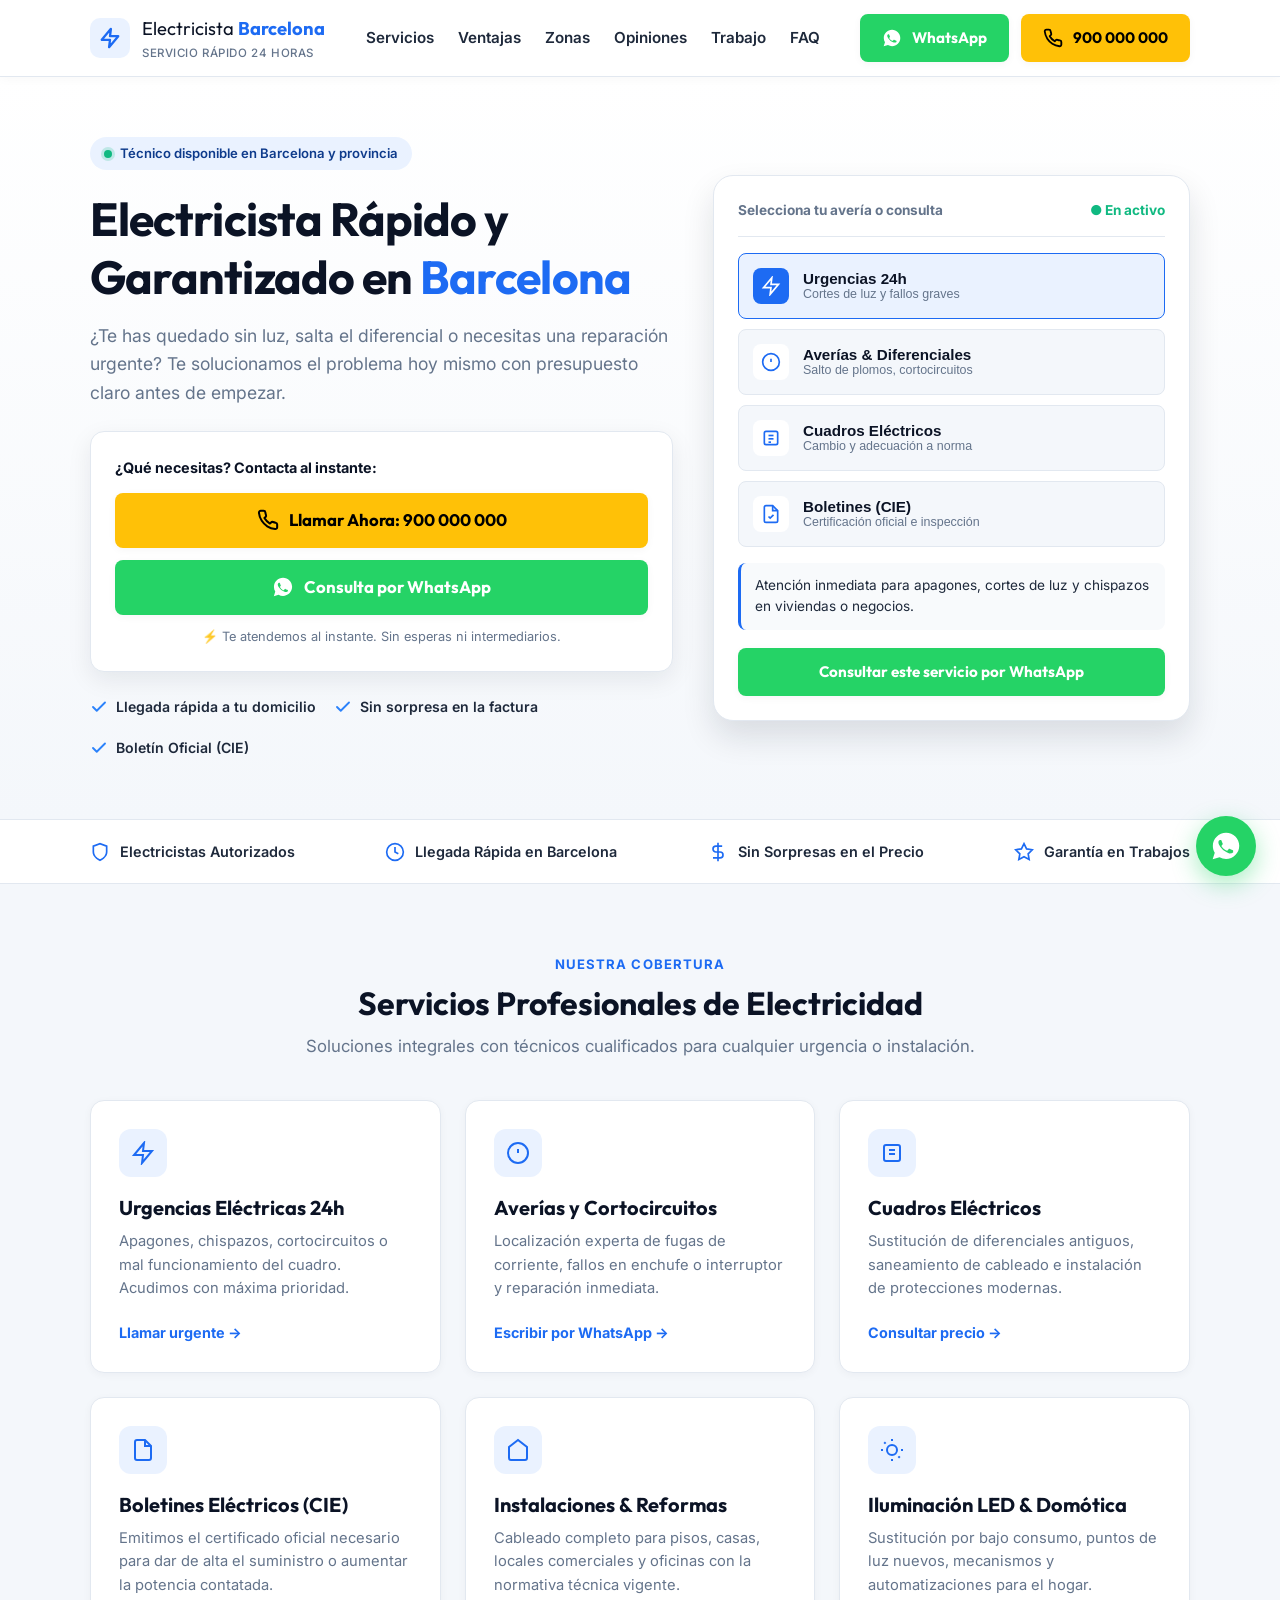
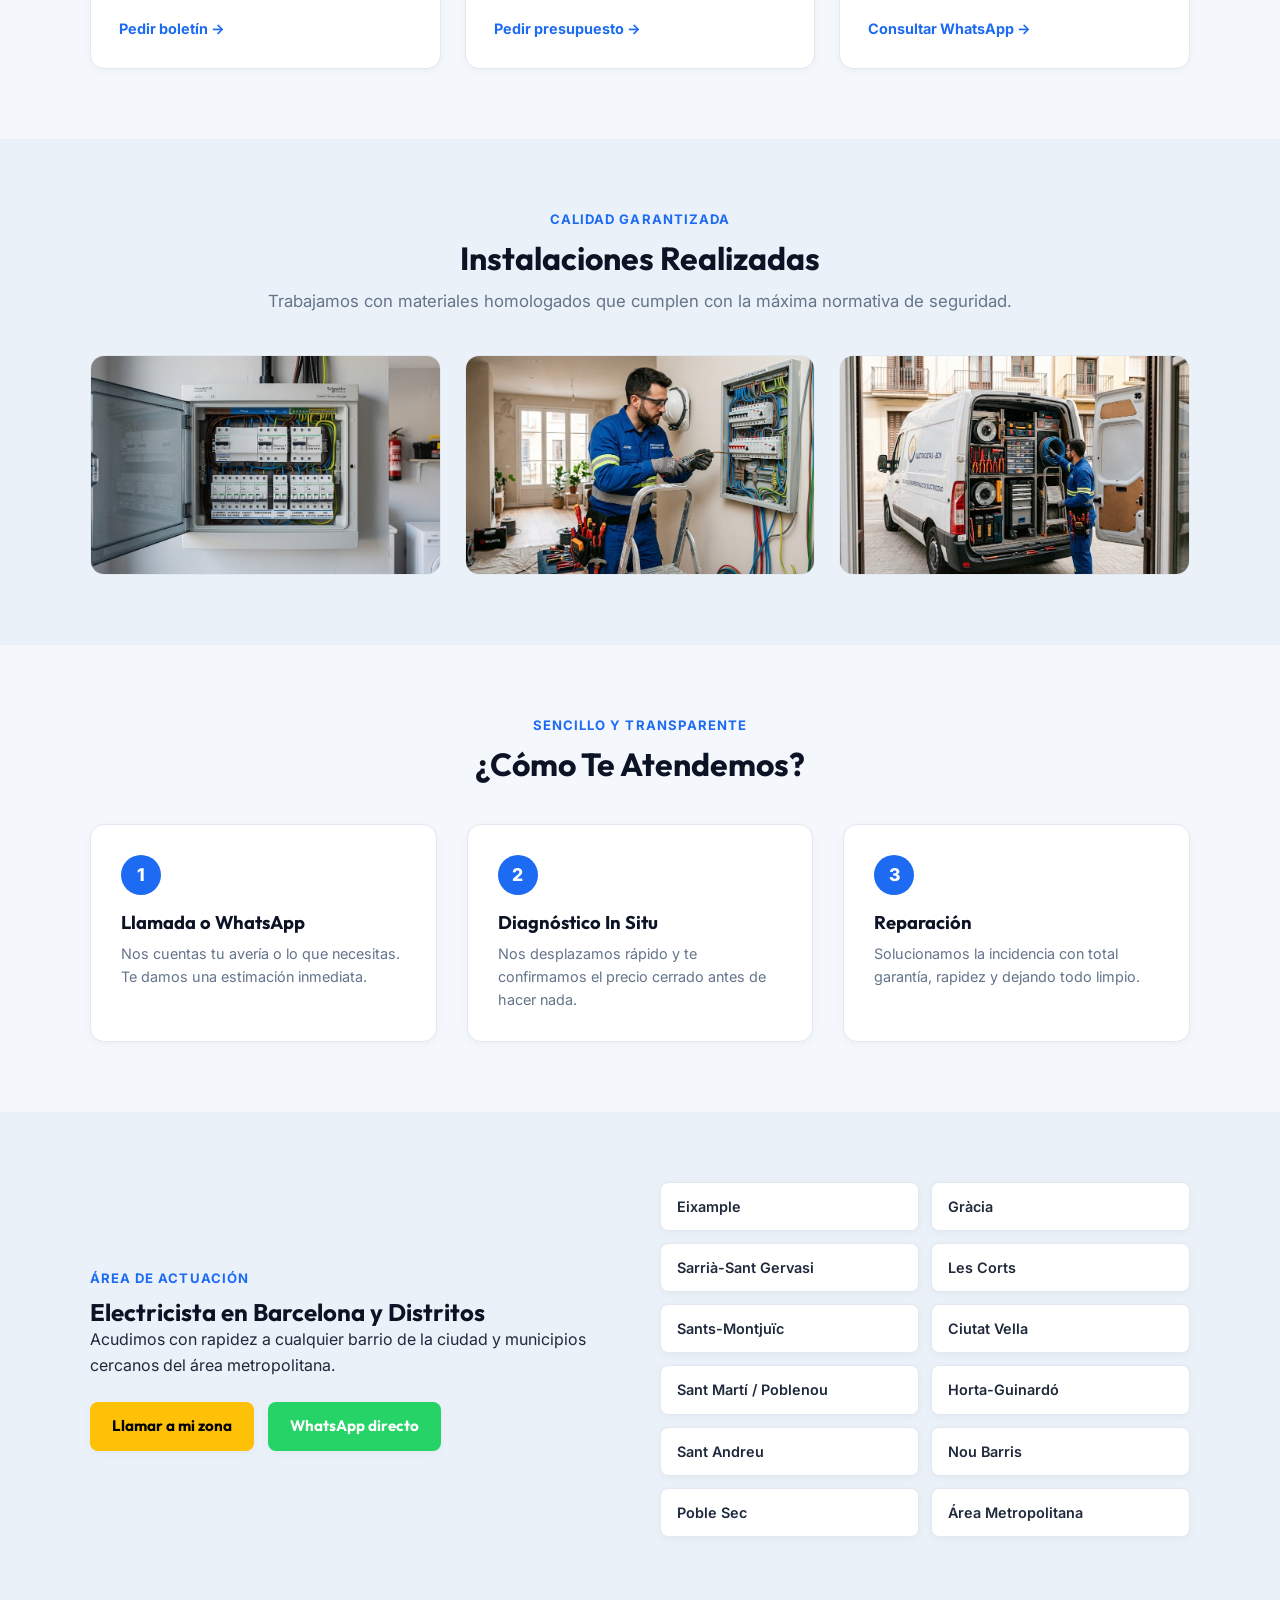
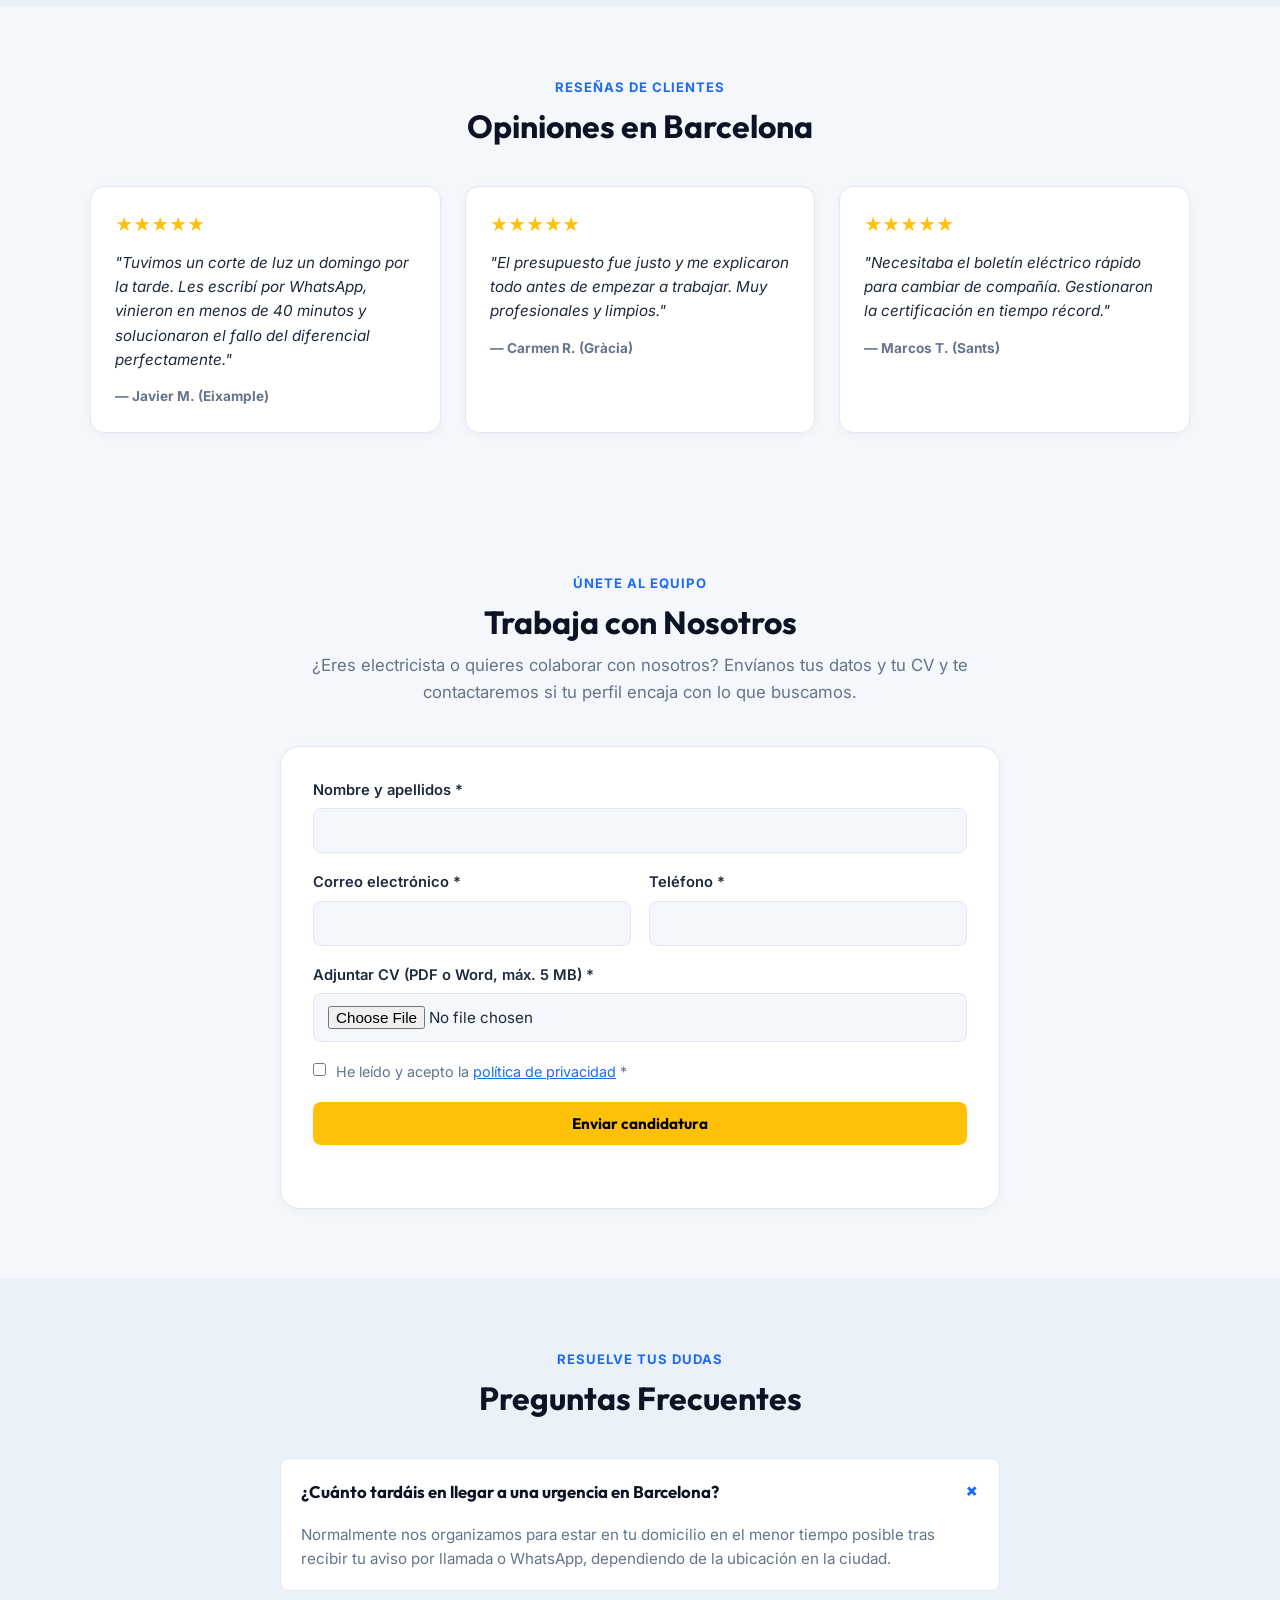
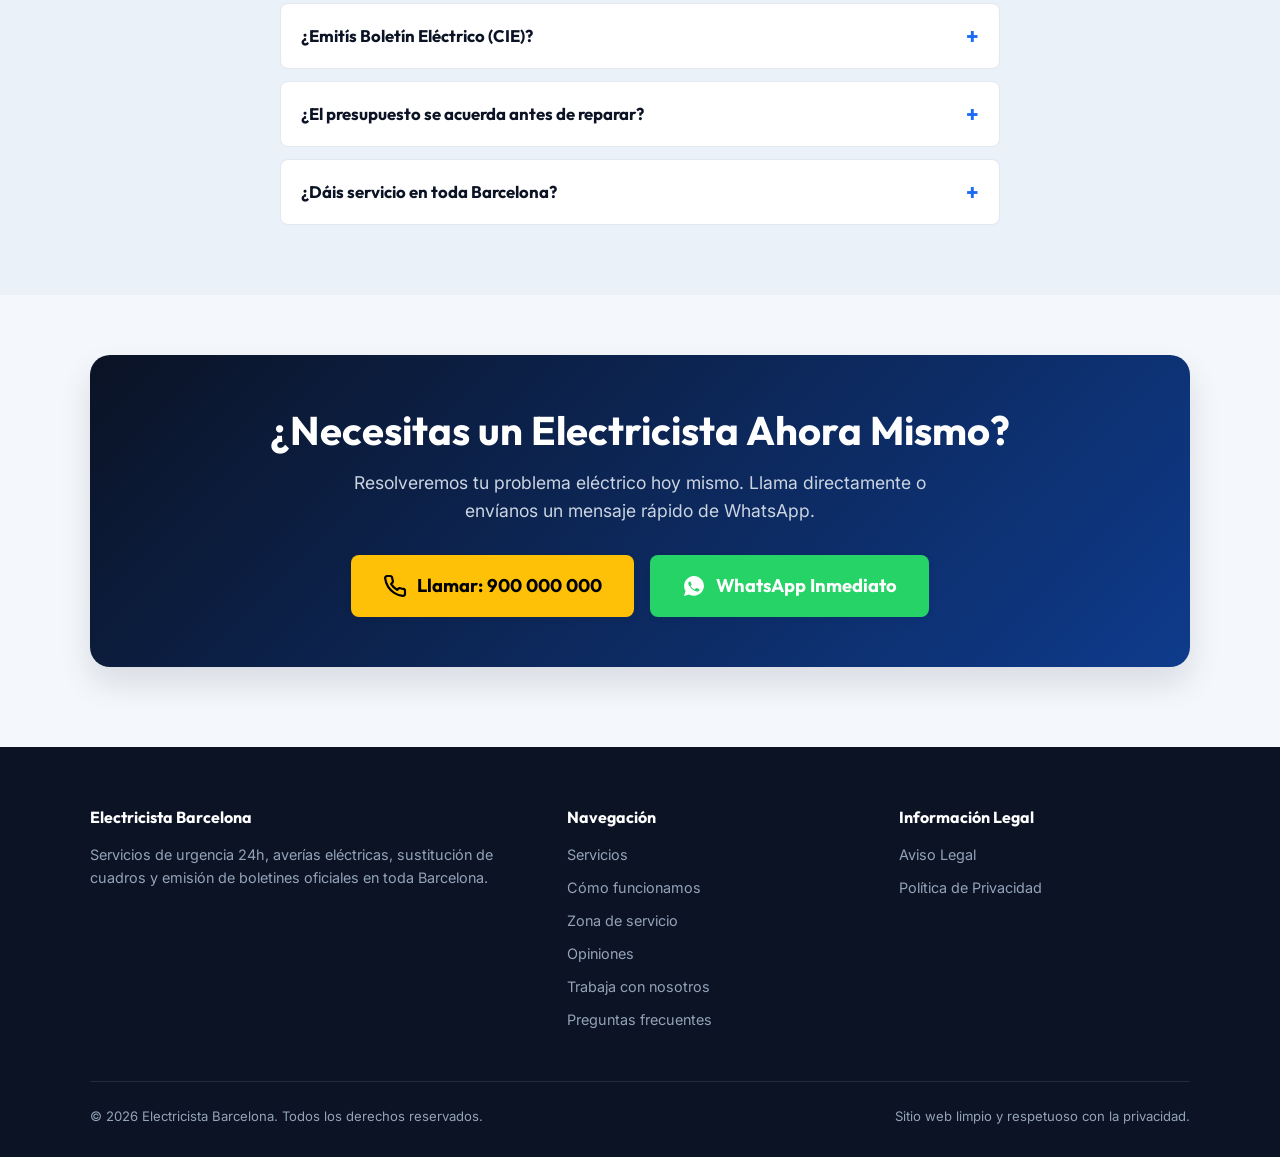
<file: index.html>
<!DOCTYPE html>
<html lang="es">
<head>
<meta charset="UTF-8">
<meta name="viewport" content="width=device-width, initial-scale=1.0">
<title>Electricista en Barcelona | Urgencias 24h y Reparaciones Eléctricas</title>
<meta name="description" content="Electricista urgente en Barcelona 24 horas. Solución rápida de averías, cortocircuitos, cuadros eléctricos y boletines (CIE). Llama o escribe por WhatsApp.">
<link rel="canonical" href="https://www.electricista-barcelona-EJEMPLO.com/">

<!-- Open Graph / Redes Sociales -->
<meta property="og:type" content="website">
<meta property="og:locale" content="es_ES">
<meta property="og:site_name" content="Electricista Barcelona">
<meta property="og:title" content="Electricista en Barcelona | Urgencias 24h y Reparaciones">
<meta property="og:description" content="Electricista urgente en Barcelona 24h. Respuesta inmediata, presupuesto transparente sin compromiso. Atención por llamada y WhatsApp.">
<meta property="og:url" content="https://www.electricista-barcelona-EJEMPLO.com/">
<meta property="og:image" content="https://www.electricista-barcelona-EJEMPLO.com/images/og-image.jpg">
<meta name="twitter:card" content="summary_large_image">

<link rel="icon" type="image/svg+xml" href="/images/favicon.svg">
<link rel="icon" type="image/png" sizes="32x32" href="/images/favicon-32.png">
<link rel="apple-touch-icon" href="/images/apple-touch-icon.png">
<link rel="manifest" href="/manifest.json">
<meta name="theme-color" content="#0b1325">

<!-- Fuentes -->
<link rel="preconnect" href="https://fonts.googleapis.com">
<link rel="preconnect" href="https://fonts.gstatic.com" crossorigin>
<link href="https://fonts.googleapis.com/css2?family=Inter:wght@400;500;600;700;800&family=Outfit:wght@500;600;700;800&display=swap" rel="stylesheet">

<link rel="stylesheet" href="css/style.css">

<!-- Datos estructurados: Negocio Local -->
<script type="application/ld+json">
{
  "@context": "https://schema.org",
  "@type": "Electrician",
  "name": "Electricista Barcelona 24h",
  "image": "https://www.electricista-barcelona-EJEMPLO.com/images/og-image.jpg",
  "url": "https://www.electricista-barcelona-EJEMPLO.com/",
  "telephone": "+34900000000",
  "priceRange": "€€",
  "address": {
    "@type": "PostalAddress",
    "addressLocality": "Barcelona",
    "addressRegion": "Cataluña",
    "addressCountry": "ES"
  },
  "areaServed": {
    "@type": "City",
    "name": "Barcelona"
  },
  "openingHoursSpecification": [
    {
      "@type": "OpeningHoursSpecification",
      "dayOfWeek": ["Monday","Tuesday","Wednesday","Thursday","Friday","Saturday","Sunday"],
      "opens": "00:00",
      "closes": "23:59"
    }
  ]
}
</script>

<!-- Datos estructurados: FAQ -->
<script type="application/ld+json">
{
  "@context": "https://schema.org",
  "@type": "FAQPage",
  "mainEntity": [
    {
      "@type": "Question",
      "name": "¿Cuánto tardáis en llegar a una urgencia eléctrica en Barcelona?",
      "acceptedAnswer": { "@type": "Answer", "text": "Llegamos rápidamente a cualquier punto de Barcelona en el menor tiempo posible tras tu aviso. Escríbenos por WhatsApp o llámanos para darte tiempo exacto." }
    },
    {
      "@type": "Question",
      "name": "¿Hacéis boletín eléctrico (certificado de instalación)?",
      "acceptedAnswer": { "@type": "Answer", "text": "Sí, emitimos el boletín eléctrico (CIE) oficial para altas de luz, cambios de potencia o legalizaciones." }
    },
    {
      "@type": "Question",
      "name": "¿El presupuesto tiene algún coste?",
      "acceptedAnswer": { "@type": "Answer", "text": "Te damos orientación inmediata y presupuesto claro sin compromiso por teléfono o WhatsApp antes de iniciar el trabajo." }
    },
    {
      "@type": "Question",
      "name": "¿Trabajáis en toda Barcelona y alrededores?",
      "acceptedAnswer": { "@type": "Answer", "text": "Sí, damos cobertura a todos los distritos de Barcelona ciudad y área metropolitana." }
    }
  ]
}
</script>
</head>
<body>

<!-- ENCABEZADO Y NAVEGACIÓN -->
<header class="site-header">
  <div class="container header-inner">
    <a href="#top" class="brand">
      <div class="brand-icon">
        <svg width="22" height="22" viewBox="0 0 24 24" fill="none" stroke="currentColor" stroke-width="2.5" stroke-linecap="round" stroke-linejoin="round"><polygon points="13 2 3 14 12 14 11 22 21 10 12 10 13 2"/></svg>
      </div>
      <div class="brand-text">
        <span class="brand-name">Electricista <strong>Barcelona</strong></span>
        <span class="brand-sub">Servicio Rápido 24 Horas</span>
      </div>
    </a>

    <nav class="nav-links" aria-label="Navegación principal">
      <a href="#servicios">Servicios</a>
      <a href="#ventajas">Ventajas</a>
      <a href="#zona">Zonas</a>
      <a href="#opiniones">Opiniones</a>
      <a href="#empleo">Trabajo</a>
      <a href="#faq">FAQ</a>
    </nav>

    <div class="header-cta">
      <a href="https://wa.me/34900000000?text=Hola%2C%20necesito%20un%20electricista%20en%20Barcelona" class="btn btn-whatsapp" target="_blank" rel="noopener">
        <svg width="20" height="20" viewBox="0 0 24 24" fill="currentColor" aria-hidden="true"><path d="M12.04 2C6.58 2 2.13 6.45 2.13 11.91c0 1.87.5 3.62 1.44 5.13L2 22l5.13-1.55a9.87 9.87 0 0 0 4.9 1.3h.01c5.46 0 9.9-4.45 9.9-9.9C21.94 6.45 17.5 2 12.04 2Zm5.8 14.1c-.24.68-1.4 1.3-1.93 1.38-.5.08-1.12.11-1.8-.11a16 16 0 0 1-1.6-.6 12.6 12.6 0 0 1-4.83-4.27c-.72-.98-1.2-1.98-1.34-2.68-.13-.66-.02-1.24.28-1.68.24-.35.6-.7.93-.7.13 0 .26 0 .38.01.32.02.5.03.72.55.24.58.8 1.99.87 2.13.07.14.12.3.02.48-.1.18-.16.3-.3.46-.15.16-.31.36-.44.48-.15.14-.3.29-.14.58.16.29.72 1.19 1.55 1.93 1.06.95 1.96 1.24 2.25 1.38.29.14.46.12.63-.07.18-.2.75-.87.95-1.17.2-.29.4-.24.66-.14.28.1 1.77.83 2.07.98.3.15.5.22.57.35.08.14.08.78-.15 1.46Z"/></svg>
        <span>WhatsApp</span>
      </a>
      <a href="tel:+34900000000" class="btn btn-call">
        <svg width="20" height="20" viewBox="0 0 24 24" fill="none" stroke="currentColor" stroke-width="2.2" stroke-linecap="round" stroke-linejoin="round"><path d="M22 16.92v3a2 2 0 0 1-2.18 2 19.79 19.79 0 0 1-8.63-3.07 19.5 19.5 0 0 1-6-6 19.79 19.79 0 0 1-3.07-8.67A2 2 0 0 1 4.11 2h3a2 2 0 0 1 2 1.72 12.84 12.84 0 0 0 .7 2.81 2 2 0 0 1-.45 2.11L8.09 9.91a16 16 0 0 0 6 6l1.27-1.27a2 2 0 0 1 2.11-.45 12.84 12.84 0 0 0 2.81.7A2 2 0 0 1 22 16.92z"/></svg>
        <span>900 000 000</span>
      </a>
    </div>
  </div>
</header>

<main id="top">

  <!-- HERO SECTION CON ENFOQUE ALTO EN LLAMADA Y WHATSAPP -->
  <section class="hero">
    <div class="container hero-grid">
      <div class="hero-content">
        <div class="badge-status">
          <span class="pulse-dot"></span>
          <span>Técnico disponible en Barcelona y provincia</span>
        </div>
        
        <h1>Electricista Rápido y Garantizado en <span class="text-blue">Barcelona</span></h1>
        
        <p class="lede">¿Te has quedado sin luz, salta el diferencial o necesitas una reparación urgente? Te solucionamos el problema hoy mismo con presupuesto claro antes de empezar.</p>

        <!-- ACCIONES DE CONTACTO PRINCIPALES -->
        <div class="hero-contact-card">
          <div class="contact-card-header">
            <span>¿Qué necesitas? Contacta al instante:</span>
          </div>
          <div class="hero-actions">
            <a href="tel:+34900000000" class="btn btn-call btn-lg">
              <svg width="22" height="22" viewBox="0 0 24 24" fill="none" stroke="currentColor" stroke-width="2.2" stroke-linecap="round" stroke-linejoin="round"><path d="M22 16.92v3a2 2 0 0 1-2.18 2 19.79 19.79 0 0 1-8.63-3.07 19.5 19.5 0 0 1-6-6 19.79 19.79 0 0 1-3.07-8.67A2 2 0 0 1 4.11 2h3a2 2 0 0 1 2 1.72 12.84 12.84 0 0 0 .7 2.81 2 2 0 0 1-.45 2.11L8.09 9.91a16 16 0 0 0 6 6l1.27-1.27a2 2 0 0 1 2.11-.45 12.84 12.84 0 0 0 2.81.7A2 2 0 0 1 22 16.92z"/></svg>
              <span>Llamar Ahora: 900 000 000</span>
            </a>
            <a href="https://wa.me/34900000000?text=Hola%2C%20necesito%20un%20electricista%20en%20Barcelona" class="btn btn-whatsapp btn-lg" target="_blank" rel="noopener">
              <svg width="22" height="22" viewBox="0 0 24 24" fill="currentColor" aria-hidden="true"><path d="M12.04 2C6.58 2 2.13 6.45 2.13 11.91c0 1.87.5 3.62 1.44 5.13L2 22l5.13-1.55a9.87 9.87 0 0 0 4.9 1.3h.01c5.46 0 9.9-4.45 9.9-9.9C21.94 6.45 17.5 2 12.04 2Zm5.8 14.1c-.24.68-1.4 1.3-1.93 1.38-.5.08-1.12.11-1.8-.11a16 16 0 0 1-1.6-.6 12.6 12.6 0 0 1-4.83-4.27c-.72-.98-1.2-1.98-1.34-2.68-.13-.66-.02-1.24.28-1.68.24-.35.6-.7.93-.7.13 0 .26 0 .38.01.32.02.5.03.72.55.24.58.8 1.99.87 2.13.07.14.12.3.02.48-.1.18-.16.3-.3.46-.15.16-.31.36-.44.48-.15.14-.3.29-.14.58.16.29.72 1.19 1.55 1.93 1.06.95 1.96 1.24 2.25 1.38.29.14.46.12.63-.07.18-.2.75-.87.95-1.17.2-.29.4-.24.66-.14.28.1 1.77.83 2.07.98.3.15.5.22.57.35.08.14.08.78-.15 1.46Z"/></svg>
              <span>Consulta por WhatsApp</span>
            </a>
          </div>
          <p class="contact-hint">⚡ Te atendemos al instante. Sin esperas ni intermediarios.</p>
        </div>

        <ul class="hero-bullets">
          <li>
            <svg width="18" height="18" viewBox="0 0 24 24" fill="none" stroke="#2b82fb" stroke-width="2.5" stroke-linecap="round" stroke-linejoin="round"><polyline points="20 6 9 17 4 12"/></svg>
            <span>Llegada rápida a tu domicilio</span>
          </li>
          <li>
            <svg width="18" height="18" viewBox="0 0 24 24" fill="none" stroke="#2b82fb" stroke-width="2.5" stroke-linecap="round" stroke-linejoin="round"><polyline points="20 6 9 17 4 12"/></svg>
            <span>Sin sorpresa en la factura</span>
          </li>
          <li>
            <svg width="18" height="18" viewBox="0 0 24 24" fill="none" stroke="#2b82fb" stroke-width="2.5" stroke-linecap="round" stroke-linejoin="round"><polyline points="20 6 9 17 4 12"/></svg>
            <span>Boletín Oficial (CIE)</span>
          </li>
        </ul>
      </div>

      <!-- INTERRACTIVO LIMPIO Y AZUL -->
      <div class="panel-card" role="region" aria-label="Selección de servicio rápido">
        <div class="panel-card-head">
          <span>Selecciona tu avería o consulta</span>
          <span class="online-tag">● En activo</span>
        </div>

        <div class="breakers-grid" id="breakerPanel">
          <button type="button" class="breaker-item is-active" data-desc="Atención inmediata para apagones, cortes de luz y chispazos en viviendas o negocios.">
            <div class="breaker-icon">
              <svg width="20" height="20" viewBox="0 0 24 24" fill="none" stroke="currentColor" stroke-width="2"><path d="M13 2L3 14h9l-1 8 10-12h-9l1-8z"/></svg>
            </div>
            <div class="breaker-info">
              <span class="breaker-title">Urgencias 24h</span>
              <span class="breaker-text">Cortes de luz y fallos graves</span>
            </div>
          </button>

          <button type="button" class="breaker-item" data-desc="Localizamos y solucionamos cortocircuitos o saltos del diferencial en el acto.">
            <div class="breaker-icon">
              <svg width="20" height="20" viewBox="0 0 24 24" fill="none" stroke="currentColor" stroke-width="2"><circle cx="12" cy="12" r="10"/><line x1="12" y1="8" x2="12" y2="12"/><line x1="12" y1="16" x2="12.01" y2="16"/></svg>
            </div>
            <div class="breaker-info">
              <span class="breaker-title">Averías & Diferenciales</span>
              <span class="breaker-text">Salto de plomos, cortocircuitos</span>
            </div>
          </button>

          <button type="button" class="breaker-item" data-desc="Modernización de cuadros eléctricos para garantizar la máxima seguridad en tu hogar.">
            <div class="breaker-icon">
              <svg width="20" height="20" viewBox="0 0 24 24" fill="none" stroke="currentColor" stroke-width="2"><rect x="4" y="4" width="16" height="16" rx="2"/><line x1="9" y1="9" x2="15" y2="9"/><line x1="9" y1="13" x2="15" y2="13"/><line x1="9" y1="17" x2="12" y2="17"/></svg>
            </div>
            <div class="breaker-info">
              <span class="breaker-title">Cuadros Eléctricos</span>
              <span class="breaker-text">Cambio y adecuación a norma</span>
            </div>
          </button>

          <button type="button" class="breaker-item" data-desc="Certificados oficiales de instalación eléctrica (CIE) para altas de suministro o cambios.">
            <div class="breaker-icon">
              <svg width="20" height="20" viewBox="0 0 24 24" fill="none" stroke="currentColor" stroke-width="2"><path d="M14 2H6a2 2 0 0 0-2 2v16a2 2 0 0 0 2 2h12a2 2 0 0 0 2-2V8z"/><polyline points="14 2 14 8 20 8"/><path d="m9 15 2 2 4-4"/></svg>
            </div>
            <div class="breaker-info">
              <span class="breaker-title">Boletines (CIE)</span>
              <span class="breaker-text">Certificación oficial e inspección</span>
            </div>
          </button>
        </div>

        <div class="panel-dynamic-desc" id="panelDesc">
          Atención inmediata para apagones, cortes de luz y chispazos en viviendas o negocios.
        </div>

        <div class="panel-card-footer">
          <a href="https://wa.me/34900000000?text=Hola%2C%20tengo%20una%20consulta%20electrica" class="btn btn-whatsapp btn-block" target="_blank" rel="noopener">
            Consultar este servicio por WhatsApp
          </a>
        </div>
      </div>
    </div>
  </section>

  <!-- BANDA DE CONFIANZA -->
  <div class="trustbar">
    <div class="container trustbar-inner">
      <div class="trust-item">
        <svg width="20" height="20" viewBox="0 0 24 24" fill="none" stroke="currentColor" stroke-width="2"><path d="M12 22s8-4 8-10V5l-8-3-8 3v7c0 6 8 10 8 10z"/></svg>
        <span>Electricistas Autorizados</span>
      </div>
      <div class="trust-item">
        <svg width="20" height="20" viewBox="0 0 24 24" fill="none" stroke="currentColor" stroke-width="2"><circle cx="12" cy="12" r="10"/><polyline points="12 6 12 12 16 14"/></svg>
        <span>Llegada Rápida en Barcelona</span>
      </div>
      <div class="trust-item">
        <svg width="20" height="20" viewBox="0 0 24 24" fill="none" stroke="currentColor" stroke-width="2"><line x1="12" y1="1" x2="12" y2="23"/><path d="M17 5H9.5a3.5 3.5 0 0 0 0 7h5a3.5 3.5 0 0 1 0 7H6"/></svg>
        <span>Sin Sorpresas en el Precio</span>
      </div>
      <div class="trust-item">
        <svg width="20" height="20" viewBox="0 0 24 24" fill="none" stroke="currentColor" stroke-width="2"><polygon points="12 2 15.09 8.26 22 9.27 17 14.14 18.18 21.02 12 17.77 5.82 21.02 7 14.14 2 9.27 8.91 8.26 12 2"/></svg>
        <span>Garantía en Trabajos</span>
      </div>
    </div>
  </div>

  <!-- SERVICIOS -->
  <section id="servicios" class="section-padded">
    <div class="container">
      <div class="section-head text-center">
        <span class="sub-title">Nuestra Cobertura</span>
        <h2>Servicios Profesionales de Electricidad</h2>
        <p>Soluciones integrales con técnicos cualificados para cualquier urgencia o instalación.</p>
      </div>

      <div class="services-grid">
        <div class="service-card">
          <div class="service-icon">
            <svg width="24" height="24" viewBox="0 0 24 24" fill="none" stroke="currentColor" stroke-width="2"><polygon points="13 2 3 14 12 14 11 22 21 10 12 10 13 2"/></svg>
          </div>
          <h3>Urgencias Eléctricas 24h</h3>
          <p>Apagones, chispazos, cortocircuitos o mal funcionamiento del cuadro. Acudimos con máxima prioridad.</p>
          <a href="tel:+34900000000" class="card-link">Llamar urgente &rarr;</a>
        </div>

        <div class="service-card">
          <div class="service-icon">
            <svg width="24" height="24" viewBox="0 0 24 24" fill="none" stroke="currentColor" stroke-width="2"><circle cx="12" cy="12" r="10"/><line x1="12" y1="8" x2="12" y2="12"/><line x1="12" y1="16" x2="12.01" y2="16"/></svg>
          </div>
          <h3>Averías y Cortocircuitos</h3>
          <p>Localización experta de fugas de corriente, fallos en enchufe o interruptor y reparación inmediata.</p>
          <a href="https://wa.me/34900000000?text=Tengo%20una%20averia" class="card-link" target="_blank" rel="noopener">Escribir por WhatsApp &rarr;</a>
        </div>

        <div class="service-card">
          <div class="service-icon">
            <svg width="24" height="24" viewBox="0 0 24 24" fill="none" stroke="currentColor" stroke-width="2"><rect x="4" y="4" width="16" height="16" rx="2"/><line x1="9" y1="9" x2="15" y2="9"/><line x1="9" y1="13" x2="15" y2="13"/></svg>
          </div>
          <h3>Cuadros Eléctricos</h3>
          <p>Sustitución de diferenciales antiguos, saneamiento de cableado e instalación de protecciones modernas.</p>
          <a href="tel:+34900000000" class="card-link">Consultar precio &rarr;</a>
        </div>

        <div class="service-card">
          <div class="service-icon">
            <svg width="24" height="24" viewBox="0 0 24 24" fill="none" stroke="currentColor" stroke-width="2"><path d="M14 2H6a2 2 0 0 0-2 2v16a2 2 0 0 0 2 2h12a2 2 0 0 0 2-2V8z"/><polyline points="14 2 14 8 20 8"/></svg>
          </div>
          <h3>Boletines Eléctricos (CIE)</h3>
          <p>Emitimos el certificado oficial necesario para dar de alta el suministro o aumentar la potencia contatada.</p>
          <a href="https://wa.me/34900000000?text=Necesito%20un%20boletin" class="card-link" target="_blank" rel="noopener">Pedir boletín &rarr;</a>
        </div>

        <div class="service-card">
          <div class="service-icon">
            <svg width="24" height="24" viewBox="0 0 24 24" fill="none" stroke="currentColor" stroke-width="2"><path d="M3 9l9-7 9 7v11a2 2 0 0 1-2 2H5a2 2 0 0 1-2-2z"/></svg>
          </div>
          <h3>Instalaciones & Reformas</h3>
          <p>Cableado completo para pisos, casas, locales comerciales y oficinas con la normativa técnica vigente.</p>
          <a href="tel:+34900000000" class="card-link">Pedir presupuesto &rarr;</a>
        </div>

        <div class="service-card">
          <div class="service-icon">
            <svg width="24" height="24" viewBox="0 0 24 24" fill="none" stroke="currentColor" stroke-width="2"><circle cx="12" cy="12" r="5"/><line x1="12" y1="1" x2="12" y2="3"/><line x1="12" y1="21" x2="12" y2="23"/><line x1="4.22" y1="4.22" x2="5.64" y2="5.64"/><line x1="18.36" y1="18.36" x2="19.78" y2="19.78"/><line x1="1" y1="12" x2="3" y2="12"/><line x1="21" y1="12" x2="23" y2="12"/></svg>
          </div>
          <h3>Iluminación LED & Domótica</h3>
          <p>Sustitución por bajo consumo, puntos de luz nuevos, mecanismos y automatizaciones para el hogar.</p>
          <a href="https://wa.me/34900000000?text=Consulta%20iluminacion" class="card-link" target="_blank" rel="noopener">Consultar WhatsApp &rarr;</a>
        </div>
      </div>
    </div>
  </section>

  <!-- TRABAJOS Y FOTOS -->
  <section id="trabajos" class="section-padded section-alt">
    <div class="container">
      <div class="section-head text-center">
        <span class="sub-title">Calidad Garantizada</span>
        <h2>Instalaciones Realizadas</h2>
        <p>Trabajamos con materiales homologados que cumplen con la máxima normativa de seguridad.</p>
      </div>

      <div class="work-photos">
        <div class="photo-frame">
          <img src="images/trabajo-1.jpg" alt="Electricista trabajando en un cuadro eléctrico en Barcelona" loading="lazy" onerror="this.style.display='none'">
          <div class="photo-placeholder">
            <svg width="32" height="32" viewBox="0 0 24 24" fill="none" stroke="currentColor" stroke-width="1.5"><rect x="3" y="3" width="18" height="18" rx="2"/><circle cx="8.5" cy="8.5" r="1.5"/><polyline points="21 15 16 10 5 21"/></svg>
            <span>Cuadro Eléctrico Residencial</span>
          </div>
        </div>
        <div class="photo-frame">
          <img src="images/trabajo-2.jpg" alt="Cuadro eléctrico nuevo instalado por Electricista Barcelona" loading="lazy" onerror="this.style.display='none'">
          <div class="photo-placeholder">
            <svg width="32" height="32" viewBox="0 0 24 24" fill="none" stroke="currentColor" stroke-width="1.5"><rect x="3" y="3" width="18" height="18" rx="2"/><circle cx="8.5" cy="8.5" r="1.5"/><polyline points="21 15 16 10 5 21"/></svg>
            <span>Saneamiento y Montaje</span>
          </div>
        </div>
        <div class="photo-frame">
          <img src="images/trabajo-3.jpg" alt="Furgoneta o herramientas de Electricista Barcelona" loading="lazy" onerror="this.style.display='none'">
          <div class="photo-placeholder">
            <svg width="32" height="32" viewBox="0 0 24 24" fill="none" stroke="currentColor" stroke-width="1.5"><rect x="3" y="3" width="18" height="18" rx="2"/><circle cx="8.5" cy="8.5" r="1.5"/><polyline points="21 15 16 10 5 21"/></svg>
            <span>Servicio Técnico a Domicilio</span>
          </div>
        </div>
      </div>
    </div>
  </section>

  <!-- PROCESO SIMPLE -->
  <section class="section-padded" id="ventajas">
    <div class="container">
      <div class="section-head text-center">
        <span class="sub-title">Sencillo y Transparente</span>
        <h2>¿Cómo Te Atendemos?</h2>
      </div>

      <div class="process-steps">
        <div class="step-card">
          <div class="step-num">1</div>
          <h3>Llamada o WhatsApp</h3>
          <p>Nos cuentas tu avería o lo que necesitas. Te damos una estimación inmediata.</p>
        </div>
        <div class="step-card">
          <div class="step-num">2</div>
          <h3>Diagnóstico In Situ</h3>
          <p>Nos desplazamos rápido y te confirmamos el precio cerrado antes de hacer nada.</p>
        </div>
        <div class="step-card">
          <div class="step-num">3</div>
          <h3>Reparación</h3>
          <p>Solucionamos la incidencia con total garantía, rapidez y dejando todo limpio.</p>
        </div>
      </div>
    </div>
  </section>

  <!-- ZONAS DE COBERTURA -->
  <section id="zona" class="section-padded section-alt">
    <div class="container zone-box">
      <div class="zone-text">
        <span class="sub-title">Área de Actuación</span>
        <h2>Electricista en Barcelona y Distritos</h2>
        <p>Acudimos con rapidez a cualquier barrio de la ciudad y municipios cercanos del área metropolitana.</p>
        <div class="zone-cta-buttons">
          <a href="tel:+34900000000" class="btn btn-call">Llamar a mi zona</a>
          <a href="https://wa.me/34900000000?text=Consulta%20cobertura%20en%20mi%20zona" class="btn btn-whatsapp" target="_blank" rel="noopener">WhatsApp directo</a>
        </div>
      </div>

      <div class="zone-grid">
        <div class="zone-item">Eixample</div>
        <div class="zone-item">Gràcia</div>
        <div class="zone-item">Sarrià-Sant Gervasi</div>
        <div class="zone-item">Les Corts</div>
        <div class="zone-item">Sants-Montjuïc</div>
        <div class="zone-item">Ciutat Vella</div>
        <div class="zone-item">Sant Martí / Poblenou</div>
        <div class="zone-item">Horta-Guinardó</div>
        <div class="zone-item">Sant Andreu</div>
        <div class="zone-item">Nou Barris</div>
        <div class="zone-item">Poble Sec</div>
        <div class="zone-item">Área Metropolitana</div>
      </div>
    </div>
  </section>

  <!-- OPINIONES -->
  <section id="opiniones" class="section-padded">
    <div class="container">
      <div class="section-head text-center">
        <span class="sub-title">Reseñas de Clientes</span>
        <h2>Opiniones en Barcelona</h2>
      </div>

      <div class="reviews-grid">
        <div class="review-card">
          <div class="stars">★★★★★</div>
          <p>"Tuvimos un corte de luz un domingo por la tarde. Les escribí por WhatsApp, vinieron en menos de 40 minutos y solucionaron el fallo del diferencial perfectamente."</p>
          <span class="author">— Javier M. (Eixample)</span>
        </div>
        <div class="review-card">
          <div class="stars">★★★★★</div>
          <p>"El presupuesto fue justo y me explicaron todo antes de empezar a trabajar. Muy profesionales y limpios."</p>
          <span class="author">— Carmen R. (Gràcia)</span>
        </div>
        <div class="review-card">
          <div class="stars">★★★★★</div>
          <p>"Necesitaba el boletín eléctrico rápido para cambiar de compañía. Gestionaron la certificación en tiempo récord."</p>

          <span class="author">— Marcos T. (Sants)</span>
        </div>
      </div>
    </div>
  </section>

  <!-- TRABAJA CON NOSOTROS -->
  <section id="empleo" class="section-padded">
    <div class="container max-w-700">
      <div class="section-head text-center">
        <span class="sub-title">Únete al Equipo</span>
        <h2>Trabaja con Nosotros</h2>
        <p>¿Eres electricista o quieres colaborar con nosotros? Envíanos tus datos y tu CV y te contactaremos si tu perfil encaja con lo que buscamos.</p>
      </div>

      <form id="jobForm" class="job-form" action="https://formsubmit.co/ajax/TU-EMAIL-AQUI@ejemplo.com" method="POST" enctype="multipart/form-data" novalidate>
        <!-- Configuración del servicio de envío (FormSubmit) -->
        <input type="hidden" name="_subject" value="Nueva candidatura de empleo - Electricista Barcelona">
        <input type="hidden" name="_captcha" value="false">
        <input type="hidden" name="_template" value="table">
        <!-- Campo trampa anti-spam: debe quedar vacío y oculto -->
        <input type="text" name="_honey" style="display:none" tabindex="-1" autocomplete="off">

        <div class="form-row">
          <div class="form-group">
            <label for="jobNombre">Nombre y apellidos *</label>
            <input type="text" id="jobNombre" name="Nombre y apellidos" required autocomplete="name">
          </div>
        </div>

        <div class="form-row form-row-split">
          <div class="form-group">
            <label for="jobEmail">Correo electrónico *</label>
            <input type="email" id="jobEmail" name="Email" required autocomplete="email">
          </div>
          <div class="form-group">
            <label for="jobTelefono">Teléfono *</label>
            <input type="tel" id="jobTelefono" name="Teléfono" required autocomplete="tel">
          </div>
        </div>

        <div class="form-row">
          <div class="form-group">
            <label for="jobCv">Adjuntar CV (PDF o Word, máx. 5 MB) *</label>
            <input type="file" id="jobCv" name="CV" accept=".pdf,.doc,.docx" required>
          </div>
        </div>

        <div class="form-row">
          <label class="form-check">
            <input type="checkbox" id="jobPrivacidad" required>
            <span>He leído y acepto la <a href="politica-privacidad.html" target="_blank" rel="noopener">política de privacidad</a> *</span>
          </label>
        </div>

        <button type="submit" class="btn btn-call btn-block">Enviar candidatura</button>
        <p id="jobFormStatus" class="job-form-status" role="status" aria-live="polite"></p>
      </form>
    </div>
  </section>

  <!-- FAQ -->
  <section id="faq" class="section-padded section-alt">
    <div class="container max-w-700">
      <div class="section-head text-center">
        <span class="sub-title">Resuelve tus dudas</span>
        <h2>Preguntas Frecuentes</h2>
      </div>

      <div class="faq-list">
        <div class="faq-item open">
          <button class="faq-q" aria-expanded="true">
            <span>¿Cuánto tardáis en llegar a una urgencia en Barcelona?</span>
            <span class="faq-icon">+</span>
          </button>
          <div class="faq-a">
            <p>Normalmente nos organizamos para estar en tu domicilio en el menor tiempo posible tras recibir tu aviso por llamada o WhatsApp, dependiendo de la ubicación en la ciudad.</p>
          </div>
        </div>

        <div class="faq-item">
          <button class="faq-q" aria-expanded="false">
            <span>¿Emitís Boletín Eléctrico (CIE)?</span>
            <span class="faq-icon">+</span>
          </button>
          <div class="faq-a">
            <p>Sí, realizamos las comprobaciones necesarias y emitimos el Certificado de Instalación Eléctrica oficial para dar de alta suministros o aumentar la potencia.</p>
          </div>
        </div>

        <div class="faq-item">
          <button class="faq-q" aria-expanded="false">
            <span>¿El presupuesto se acuerda antes de reparar?</span>
            <span class="faq-icon">+</span>
          </button>
          <div class="faq-a">
            <p>Totalmente. Te informamos siempre del coste total estimado por llamada/WhatsApp e in situ antes de iniciar cualquier trabajo para tu completa tranquilidad.</p>
          </div>
        </div>

        <div class="faq-item">
          <button class="faq-q" aria-expanded="false">
            <span>¿Dáis servicio en toda Barcelona?</span>
            <span class="faq-icon">+</span>
          </button>
          <div class="faq-a">
            <p>Sí, cubrimos Barcelona capital y municipios cercanos del área metropolitana.</p>
          </div>
        </div>
      </div>
    </div>
  </section>

  <!-- CTA FINAL DE CONTACTO -->
  <section id="contacto" class="cta-final-section">
    <div class="container">
      <div class="cta-banner">
        <h2>¿Necesitas un Electricista Ahora Mismo?</h2>
        <p>Resolveremos tu problema eléctrico hoy mismo. Llama directamente o envíanos un mensaje rápido de WhatsApp.</p>
        
        <div class="cta-large-buttons">
          <a href="tel:+34900000000" class="btn btn-call btn-xl">
            <svg width="24" height="24" viewBox="0 0 24 24" fill="none" stroke="currentColor" stroke-width="2.2" stroke-linecap="round" stroke-linejoin="round"><path d="M22 16.92v3a2 2 0 0 1-2.18 2 19.79 19.79 0 0 1-8.63-3.07 19.5 19.5 0 0 1-6-6 19.79 19.79 0 0 1-3.07-8.67A2 2 0 0 1 4.11 2h3a2 2 0 0 1 2 1.72 12.84 12.84 0 0 0 .7 2.81 2 2 0 0 1-.45 2.11L8.09 9.91a16 16 0 0 0 6 6l1.27-1.27a2 2 0 0 1 2.11-.45 12.84 12.84 0 0 0 2.81.7A2 2 0 0 1 22 16.92z"/></svg>
            <span>Llamar: 900 000 000</span>
          </a>
          <a href="https://wa.me/34900000000?text=Hola%2C%20necesito%20asistencia%20electrica" class="btn btn-whatsapp btn-xl" target="_blank" rel="noopener">
            <svg width="24" height="24" viewBox="0 0 24 24" fill="currentColor" aria-hidden="true"><path d="M12.04 2C6.58 2 2.13 6.45 2.13 11.91c0 1.87.5 3.62 1.44 5.13L2 22l5.13-1.55a9.87 9.87 0 0 0 4.9 1.3h.01c5.46 0 9.9-4.45 9.9-9.9C21.94 6.45 17.5 2 12.04 2Zm5.8 14.1c-.24.68-1.4 1.3-1.93 1.38-.5.08-1.12.11-1.8-.11a16 16 0 0 1-1.6-.6 12.6 12.6 0 0 1-4.83-4.27c-.72-.98-1.2-1.98-1.34-2.68-.13-.66-.02-1.24.28-1.68.24-.35.6-.7.93-.7.13 0 .26 0 .38.01.32.02.5.03.72.55.24.58.8 1.99.87 2.13.07.14.12.3.02.48-.1.18-.16.3-.3.46-.15.16-.31.36-.44.48-.15.14-.3.29-.14.58.16.29.72 1.19 1.55 1.93 1.06.95 1.96 1.24 2.25 1.38.29.14.46.12.63-.07.18-.2.75-.87.95-1.17.2-.29.4-.24.66-.14.28.1 1.77.83 2.07.98.3.15.5.22.57.35.08.14.08.78-.15 1.46Z"/></svg>
            <span>WhatsApp Inmediato</span>
          </a>
        </div>
      </div>
    </div>
  </section>

</main>

<!-- PIE DE PÁGINA -->
<footer class="site-footer">
  <div class="container">
    <div class="footer-grid">
      <div>
        <h4 class="footer-title">Electricista Barcelona</h4>
        <p class="footer-desc">Servicios de urgencia 24h, averías eléctricas, sustitución de cuadros y emisión de boletines oficiales en toda Barcelona.</p>
      </div>
      <div>
        <h4 class="footer-title">Navegación</h4>
        <ul class="footer-links">
          <li><a href="#servicios">Servicios</a></li>
          <li><a href="#ventajas">Cómo funcionamos</a></li>
          <li><a href="#zona">Zona de servicio</a></li>
          <li><a href="#opiniones">Opiniones</a></li>
          <li><a href="#empleo">Trabaja con nosotros</a></li>
          <li><a href="#faq">Preguntas frecuentes</a></li>
        </ul>
      </div>
      <div>
        <h4 class="footer-title">Información Legal</h4>
        <ul class="footer-links">
          <li><a href="aviso-legal.html">Aviso Legal</a></li>
          <li><a href="politica-privacidad.html">Política de Privacidad</a></li>
        </ul>
      </div>
    </div>
    
    <div class="footer-bottom">
      <span>© <span id="year"></span> Electricista Barcelona. Todos los derechos reservados.</span>
      <span>Sitio web limpio y respetuoso con la privacidad.</span>
    </div>
  </div>
</footer>

<!-- BOTÓN FLOTANTE DE WHATSAPP CON ICONO OFICIAL SVG -->
<a href="https://wa.me/34900000000?text=Hola%2C%20necesito%20un%20electricista%20en%20Barcelona" class="whatsapp-float" target="_blank" rel="noopener" aria-label="Escribir por WhatsApp">
  <svg width="32" height="32" viewBox="0 0 24 24" fill="currentColor" aria-hidden="true"><path d="M12.04 2C6.58 2 2.13 6.45 2.13 11.91c0 1.87.5 3.62 1.44 5.13L2 22l5.13-1.55a9.87 9.87 0 0 0 4.9 1.3h.01c5.46 0 9.9-4.45 9.9-9.9C21.94 6.45 17.5 2 12.04 2Zm5.8 14.1c-.24.68-1.4 1.3-1.93 1.38-.5.08-1.12.11-1.8-.11a16 16 0 0 1-1.6-.6 12.6 12.6 0 0 1-4.83-4.27c-.72-.98-1.2-1.98-1.34-2.68-.13-.66-.02-1.24.28-1.68.24-.35.6-.7.93-.7.13 0 .26 0 .38.01.32.02.5.03.72.55.24.58.8 1.99.87 2.13.07.14.12.3.02.48-.1.18-.16.3-.3.46-.15.16-.31.36-.44.48-.15.14-.3.29-.14.58.16.29.72 1.19 1.55 1.93 1.06.95 1.96 1.24 2.25 1.38.29.14.46.12.63-.07.18-.2.75-.87.95-1.17.2-.29.4-.24.66-.14.28.1 1.77.83 2.07.98.3.15.5.22.57.35.08.14.08.78-.15 1.46Z"/></svg>
</a>

<!-- BARRA FIJA EN MÓVILES PARA CONVERSIÓN RÁPIDA -->
<div class="mobile-call-bar">
  <a href="tel:+34900000000" class="btn btn-call">
    <svg width="18" height="18" viewBox="0 0 24 24" fill="none" stroke="currentColor" stroke-width="2.2" stroke-linecap="round" stroke-linejoin="round"><path d="M22 16.92v3a2 2 0 0 1-2.18 2 19.79 19.79 0 0 1-8.63-3.07 19.5 19.5 0 0 1-6-6 19.79 19.79 0 0 1-3.07-8.67A2 2 0 0 1 4.11 2h3a2 2 0 0 1 2 1.72 12.84 12.84 0 0 0 .7 2.81 2 2 0 0 1-.45 2.11L8.09 9.91a16 16 0 0 0 6 6l1.27-1.27a2 2 0 0 1 2.11-.45 12.84 12.84 0 0 0 2.81.7A2 2 0 0 1 22 16.92z"/></svg>
    <span>Llamar</span>
  </a>
  <a href="https://wa.me/34900000000?text=Hola%2C%20necesito%20un%20electricista%20en%20Barcelona" class="btn btn-whatsapp" target="_blank" rel="noopener">
    <svg width="18" height="18" viewBox="0 0 24 24" fill="currentColor" aria-hidden="true"><path d="M12.04 2C6.58 2 2.13 6.45 2.13 11.91c0 1.87.5 3.62 1.44 5.13L2 22l5.13-1.55a9.87 9.87 0 0 0 4.9 1.3h.01c5.46 0 9.9-4.45 9.9-9.9C21.94 6.45 17.5 2 12.04 2Zm5.8 14.1c-.24.68-1.4 1.3-1.93 1.38-.5.08-1.12.11-1.8-.11a16 16 0 0 1-1.6-.6 12.6 12.6 0 0 1-4.83-4.27c-.72-.98-1.2-1.98-1.34-2.68-.13-.66-.02-1.24.28-1.68.24-.35.6-.7.93-.7.13 0 .26 0 .38.01.32.02.5.03.72.55.24.58.8 1.99.87 2.13.07.14.12.3.02.48-.1.18-.16.3-.3.46-.15.16-.31.36-.44.48-.15.14-.3.29-.14.58.16.29.72 1.19 1.55 1.93 1.06.95 1.96 1.24 2.25 1.38.29.14.46.12.63-.07.18-.2.75-.87.95-1.17.2-.29.4-.24.66-.14.28.1 1.77.83 2.07.98.3.15.5.22.57.35.08.14.08.78-.15 1.46Z"/></svg>
    <span>WhatsApp</span>
  </a>
</div>

<script src="js/main.js"></script>
</body>
</html>
</file>
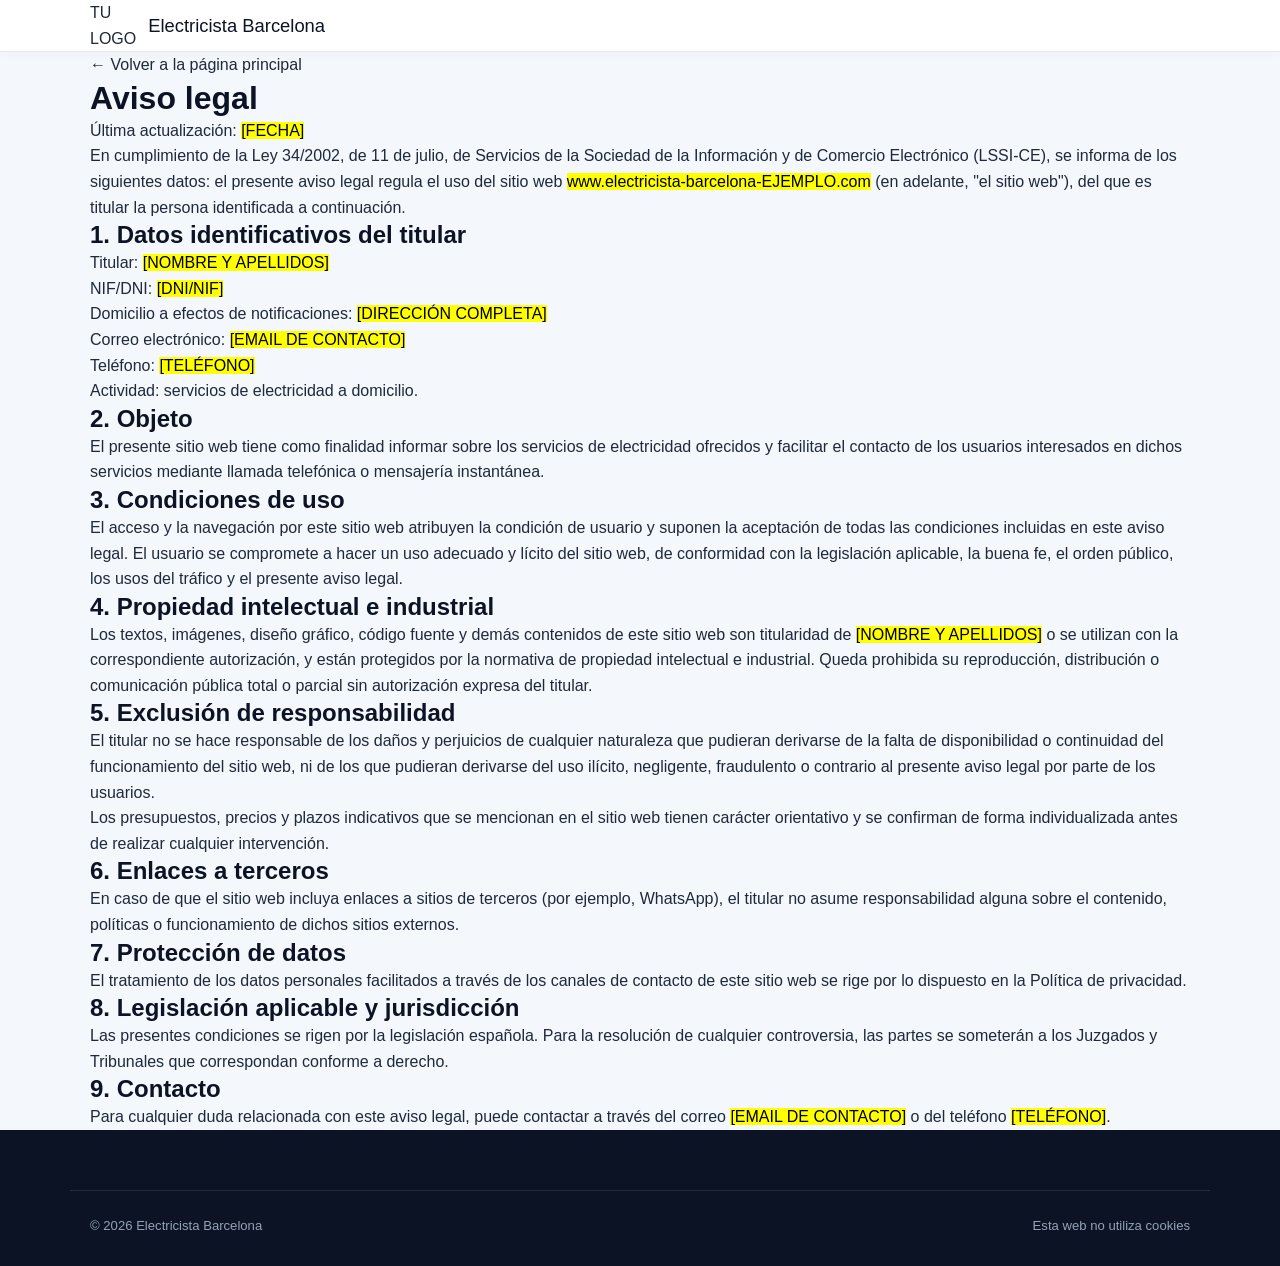
<file: aviso-legal.html>
<!DOCTYPE html>
<html lang="es">
<head>
<meta charset="UTF-8">
<meta name="viewport" content="width=device-width, initial-scale=1.0">
<title>Aviso legal | Electricista Barcelona</title>
<meta name="description" content="Aviso legal de Electricista Barcelona.">
<meta name="robots" content="noindex, follow">
<link rel="canonical" href="https://www.electricista-barcelona-EJEMPLO.com/aviso-legal.html">
<link href="https://fonts.googleapis.com/css2?family=Big+Shoulders+Display:wght@700;800&family=IBM+Plex+Sans:wght@400;500;600&family=IBM+Plex+Mono:wght@400;500;600&display=swap" rel="stylesheet">
<link rel="stylesheet" href="css/style.css">
</head>
<body>
<header class="site-header">
  <div class="container header-bar">
    <a class="brand" href="index.html" aria-label="Electricista Barcelona, inicio">
      <span class="brand-logo-slot" aria-hidden="true">TU<br>LOGO</span>
      <span class="brand-name">Electricista<span> Barcelona</span></span>
    </a>
  </div>
</header>

<main class="legal-page">
  <div class="container">
    <a class="back" href="index.html">&larr; Volver a la página principal</a>
    <h1>Aviso legal</h1>
    <p class="updated">Última actualización: <mark>[FECHA]</mark></p>

    <p>En cumplimiento de la Ley 34/2002, de 11 de julio, de Servicios de la Sociedad de la Información y de Comercio Electrónico (LSSI-CE), se informa de los siguientes datos: el presente aviso legal regula el uso del sitio web <mark>www.electricista-barcelona-EJEMPLO.com</mark> (en adelante, "el sitio web"), del que es titular la persona identificada a continuación.</p>

    <h2>1. Datos identificativos del titular</h2>
    <ul>
      <li>Titular: <mark>[NOMBRE Y APELLIDOS]</mark></li>
      <li>NIF/DNI: <mark>[DNI/NIF]</mark></li>
      <li>Domicilio a efectos de notificaciones: <mark>[DIRECCIÓN COMPLETA]</mark></li>
      <li>Correo electrónico: <mark>[EMAIL DE CONTACTO]</mark></li>
      <li>Teléfono: <mark>[TELÉFONO]</mark></li>
      <li>Actividad: servicios de electricidad a domicilio.</li>
    </ul>

    <h2>2. Objeto</h2>
    <p>El presente sitio web tiene como finalidad informar sobre los servicios de electricidad ofrecidos y facilitar el contacto de los usuarios interesados en dichos servicios mediante llamada telefónica o mensajería instantánea.</p>

    <h2>3. Condiciones de uso</h2>
    <p>El acceso y la navegación por este sitio web atribuyen la condición de usuario y suponen la aceptación de todas las condiciones incluidas en este aviso legal. El usuario se compromete a hacer un uso adecuado y lícito del sitio web, de conformidad con la legislación aplicable, la buena fe, el orden público, los usos del tráfico y el presente aviso legal.</p>

    <h2>4. Propiedad intelectual e industrial</h2>
    <p>Los textos, imágenes, diseño gráfico, código fuente y demás contenidos de este sitio web son titularidad de <mark>[NOMBRE Y APELLIDOS]</mark> o se utilizan con la correspondiente autorización, y están protegidos por la normativa de propiedad intelectual e industrial. Queda prohibida su reproducción, distribución o comunicación pública total o parcial sin autorización expresa del titular.</p>

    <h2>5. Exclusión de responsabilidad</h2>
    <p>El titular no se hace responsable de los daños y perjuicios de cualquier naturaleza que pudieran derivarse de la falta de disponibilidad o continuidad del funcionamiento del sitio web, ni de los que pudieran derivarse del uso ilícito, negligente, fraudulento o contrario al presente aviso legal por parte de los usuarios.</p>
    <p>Los presupuestos, precios y plazos indicativos que se mencionan en el sitio web tienen carácter orientativo y se confirman de forma individualizada antes de realizar cualquier intervención.</p>

    <h2>6. Enlaces a terceros</h2>
    <p>En caso de que el sitio web incluya enlaces a sitios de terceros (por ejemplo, WhatsApp), el titular no asume responsabilidad alguna sobre el contenido, políticas o funcionamiento de dichos sitios externos.</p>

    <h2>7. Protección de datos</h2>
    <p>El tratamiento de los datos personales facilitados a través de los canales de contacto de este sitio web se rige por lo dispuesto en la <a href="politica-privacidad.html">Política de privacidad</a>.</p>

    <h2>8. Legislación aplicable y jurisdicción</h2>
    <p>Las presentes condiciones se rigen por la legislación española. Para la resolución de cualquier controversia, las partes se someterán a los Juzgados y Tribunales que correspondan conforme a derecho.</p>

    <h2>9. Contacto</h2>
    <p>Para cualquier duda relacionada con este aviso legal, puede contactar a través del correo <mark>[EMAIL DE CONTACTO]</mark> o del teléfono <mark>[TELÉFONO]</mark>.</p>
  </div>
</main>

<footer class="site-footer">
  <div class="container footer-bottom">
    <span>© <span id="year"></span> Electricista Barcelona</span>
    <span>Esta web no utiliza cookies</span>
  </div>
</footer>
<script src="js/script.js"></script>
</body>
</html>
</file>
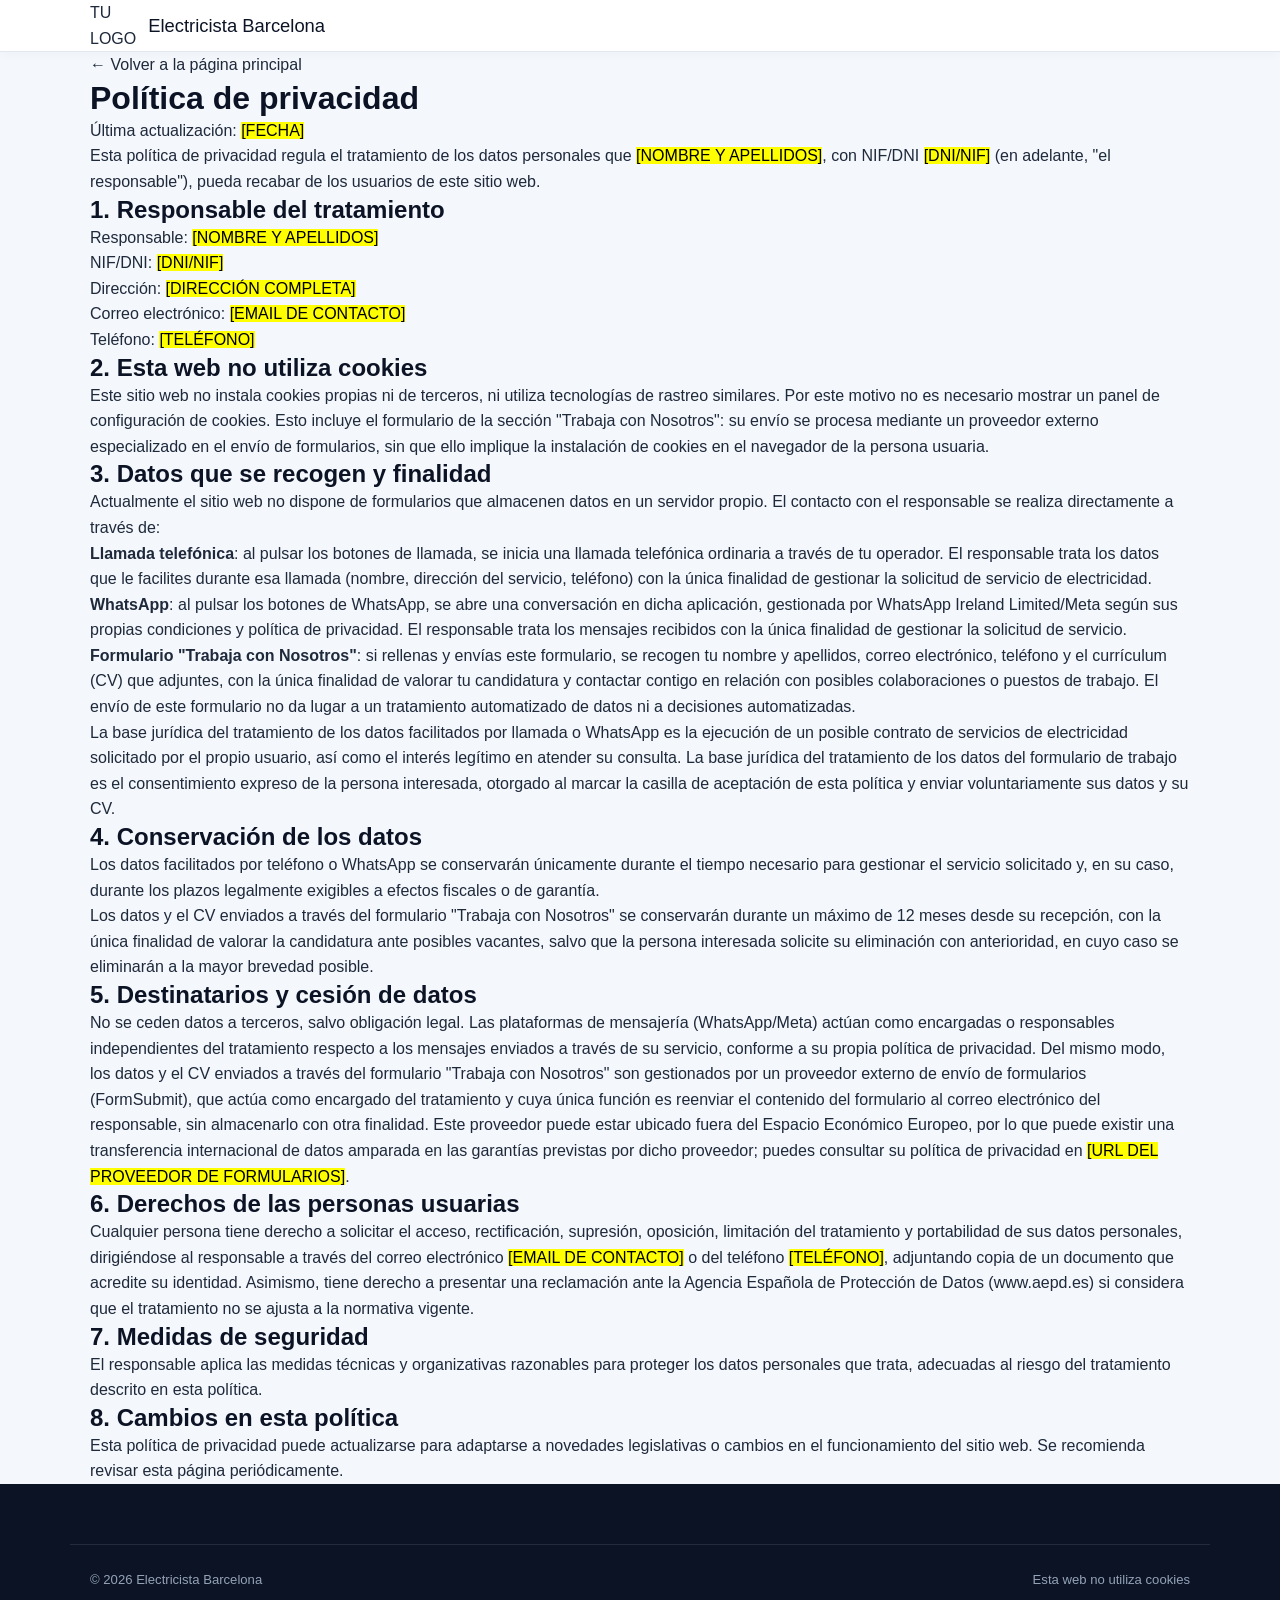
<file: politica-privacidad.html>
<!DOCTYPE html>
<html lang="es">
<head>
<meta charset="UTF-8">
<meta name="viewport" content="width=device-width, initial-scale=1.0">
<title>Política de privacidad | Electricista Barcelona</title>
<meta name="description" content="Política de privacidad de Electricista Barcelona.">
<meta name="robots" content="noindex, follow">
<link rel="canonical" href="https://www.electricista-barcelona-EJEMPLO.com/politica-privacidad.html">
<link href="https://fonts.googleapis.com/css2?family=Big+Shoulders+Display:wght@700;800&family=IBM+Plex+Sans:wght@400;500;600&family=IBM+Plex+Mono:wght@400;500;600&display=swap" rel="stylesheet">
<link rel="stylesheet" href="css/style.css">
</head>
<body>
<header class="site-header">
  <div class="container header-bar">
    <a class="brand" href="index.html" aria-label="Electricista Barcelona, inicio">
      <span class="brand-logo-slot" aria-hidden="true">TU<br>LOGO</span>
      <span class="brand-name">Electricista<span> Barcelona</span></span>
    </a>
  </div>
</header>

<main class="legal-page">
  <div class="container">
    <a class="back" href="index.html">&larr; Volver a la página principal</a>
    <h1>Política de privacidad</h1>
    <p class="updated">Última actualización: <mark>[FECHA]</mark></p>

    <p>Esta política de privacidad regula el tratamiento de los datos personales que <mark>[NOMBRE Y APELLIDOS]</mark>, con NIF/DNI <mark>[DNI/NIF]</mark> (en adelante, "el responsable"), pueda recabar de los usuarios de este sitio web.</p>

    <h2>1. Responsable del tratamiento</h2>
    <ul>
      <li>Responsable: <mark>[NOMBRE Y APELLIDOS]</mark></li>
      <li>NIF/DNI: <mark>[DNI/NIF]</mark></li>
      <li>Dirección: <mark>[DIRECCIÓN COMPLETA]</mark></li>
      <li>Correo electrónico: <mark>[EMAIL DE CONTACTO]</mark></li>
      <li>Teléfono: <mark>[TELÉFONO]</mark></li>
    </ul>

    <h2>2. Esta web no utiliza cookies</h2>
    <p>Este sitio web no instala cookies propias ni de terceros, ni utiliza tecnologías de rastreo similares. Por este motivo no es necesario mostrar un panel de configuración de cookies. Esto incluye el formulario de la sección "Trabaja con Nosotros": su envío se procesa mediante un proveedor externo especializado en el envío de formularios, sin que ello implique la instalación de cookies en el navegador de la persona usuaria.</p>

    <h2>3. Datos que se recogen y finalidad</h2>
    <p>Actualmente el sitio web no dispone de formularios que almacenen datos en un servidor propio. El contacto con el responsable se realiza directamente a través de:</p>
    <ul>
      <li><strong>Llamada telefónica</strong>: al pulsar los botones de llamada, se inicia una llamada telefónica ordinaria a través de tu operador. El responsable trata los datos que le facilites durante esa llamada (nombre, dirección del servicio, teléfono) con la única finalidad de gestionar la solicitud de servicio de electricidad.</li>
      <li><strong>WhatsApp</strong>: al pulsar los botones de WhatsApp, se abre una conversación en dicha aplicación, gestionada por WhatsApp Ireland Limited/Meta según sus propias condiciones y política de privacidad. El responsable trata los mensajes recibidos con la única finalidad de gestionar la solicitud de servicio.</li>
      <li><strong>Formulario "Trabaja con Nosotros"</strong>: si rellenas y envías este formulario, se recogen tu nombre y apellidos, correo electrónico, teléfono y el currículum (CV) que adjuntes, con la única finalidad de valorar tu candidatura y contactar contigo en relación con posibles colaboraciones o puestos de trabajo. El envío de este formulario no da lugar a un tratamiento automatizado de datos ni a decisiones automatizadas.</li>
    </ul>
    <p>La base jurídica del tratamiento de los datos facilitados por llamada o WhatsApp es la ejecución de un posible contrato de servicios de electricidad solicitado por el propio usuario, así como el interés legítimo en atender su consulta. La base jurídica del tratamiento de los datos del formulario de trabajo es el consentimiento expreso de la persona interesada, otorgado al marcar la casilla de aceptación de esta política y enviar voluntariamente sus datos y su CV.</p>

    <h2>4. Conservación de los datos</h2>
    <p>Los datos facilitados por teléfono o WhatsApp se conservarán únicamente durante el tiempo necesario para gestionar el servicio solicitado y, en su caso, durante los plazos legalmente exigibles a efectos fiscales o de garantía.</p>
    <p>Los datos y el CV enviados a través del formulario "Trabaja con Nosotros" se conservarán durante un máximo de 12 meses desde su recepción, con la única finalidad de valorar la candidatura ante posibles vacantes, salvo que la persona interesada solicite su eliminación con anterioridad, en cuyo caso se eliminarán a la mayor brevedad posible.</p>

    <h2>5. Destinatarios y cesión de datos</h2>
    <p>No se ceden datos a terceros, salvo obligación legal. Las plataformas de mensajería (WhatsApp/Meta) actúan como encargadas o responsables independientes del tratamiento respecto a los mensajes enviados a través de su servicio, conforme a su propia política de privacidad. Del mismo modo, los datos y el CV enviados a través del formulario "Trabaja con Nosotros" son gestionados por un proveedor externo de envío de formularios (FormSubmit), que actúa como encargado del tratamiento y cuya única función es reenviar el contenido del formulario al correo electrónico del responsable, sin almacenarlo con otra finalidad. Este proveedor puede estar ubicado fuera del Espacio Económico Europeo, por lo que puede existir una transferencia internacional de datos amparada en las garantías previstas por dicho proveedor; puedes consultar su política de privacidad en <mark>[URL DEL PROVEEDOR DE FORMULARIOS]</mark>.</p>

    <h2>6. Derechos de las personas usuarias</h2>
    <p>Cualquier persona tiene derecho a solicitar el acceso, rectificación, supresión, oposición, limitación del tratamiento y portabilidad de sus datos personales, dirigiéndose al responsable a través del correo electrónico <mark>[EMAIL DE CONTACTO]</mark> o del teléfono <mark>[TELÉFONO]</mark>, adjuntando copia de un documento que acredite su identidad. Asimismo, tiene derecho a presentar una reclamación ante la Agencia Española de Protección de Datos (www.aepd.es) si considera que el tratamiento no se ajusta a la normativa vigente.</p>

    <h2>7. Medidas de seguridad</h2>
    <p>El responsable aplica las medidas técnicas y organizativas razonables para proteger los datos personales que trata, adecuadas al riesgo del tratamiento descrito en esta política.</p>

    <h2>8. Cambios en esta política</h2>
    <p>Esta política de privacidad puede actualizarse para adaptarse a novedades legislativas o cambios en el funcionamiento del sitio web. Se recomienda revisar esta página periódicamente.</p>
  </div>
</main>

<footer class="site-footer">
  <div class="container footer-bottom">
    <span>© <span id="year"></span> Electricista Barcelona</span>
    <span>Esta web no utiliza cookies</span>
  </div>
</footer>
<script src="js/script.js"></script>
</body>
</html>
</file>
<file: css/style.css>
:root {
  /* Colores primarios y neutros */
  --bg-main: #f4f7fb;          /* Fondo azulado muy limpio y suave */
  --bg-card: #ffffff;          /* Tarjetas y contenedores blancos */
  --bg-dark: #0b1325;          /* Encabezados oscuros / texto fuerte */
  --bg-alt: #ebf1f8;           /* Fondo secundario azulado */
  
  --primary-blue: #1d6bf3;     /* Azul principal limpio */
  --primary-dark: #0e3b8c;     /* Azul oscuro */
  --blue-soft: #eaf2ff;        /* Azul claro para elementos destacados */

  --text-main: #1e293b;        /* Texto principal legible (Gris oscuro/negro) */
  --text-muted: #64748b;       /* Texto secundario */
  --border-color: #e2e8f0;     /* Líneas delgadas e imperceptibles */

  /* Colores de Conversión Directa */
  --btn-yellow: #ffc107;       /* Amarillo vibrante para llamadas */
  --btn-yellow-hover: #e0a800;
  --btn-yellow-text: #000000;  /* Texto negro de alta legibilidad */

  --btn-green: #25d366;        /* Verde oficial autorizado WhatsApp */
  --btn-green-hover: #1eaa52;
  --btn-green-text: #ffffff;

  /* Tipografía */
  --font-heading: 'Outfit', -apple-system, BlinkMacSystemFont, sans-serif;
  --font-body: 'Inter', -apple-system, BlinkMacSystemFont, sans-serif;

  /* Layout */
  --max-width: 1140px;
  --radius-sm: 8px;
  --radius-md: 14px;
  --radius-lg: 20px;
  --shadow-sm: 0 2px 8px rgba(15, 23, 42, 0.04);
  --shadow-md: 0 8px 24px rgba(15, 23, 42, 0.08);
  --shadow-lg: 0 16px 32px rgba(15, 23, 42, 0.12);
}

*, *::before, *::after {
  box-sizing: border-box;
  margin: 0;
  padding: 0;
}

html {
  scroll-behavior: smooth;
}

body {
  background-color: var(--bg-main);
  color: var(--text-main);
  font-family: var(--font-body);
  line-height: 1.6;
  -webkit-font-smoothing: antialiased;
}

/* Tipografía global */
h1, h2, h3, h4 {
  font-family: var(--font-heading);
  color: var(--bg-dark);
  font-weight: 700;
  line-height: 1.25;
}

a {
  color: inherit;
  text-decoration: none;
}

ul {
  list-style: none;
}

img {
  max-width: 100%;
  display: block;
}

/* Contenedor principal sin bordes solapados */
.container {
  width: 100%;
  max-width: var(--max-width);
  margin: 0 auto;
  padding: 0 20px;
}

.max-w-700 {
  max-width: 760px;
  margin-left: auto;
  margin-right: auto;
}

/* Botones universales */
.btn {
  display: inline-flex;
  align-items: center;
  justify-content: center;
  gap: 10px;
  padding: 12px 22px;
  font-family: var(--font-heading);
  font-weight: 700;
  font-size: 0.95rem;
  border-radius: var(--radius-sm);
  transition: all 0.2s ease;
  cursor: pointer;
  border: none;
  box-shadow: var(--shadow-sm);
  text-align: center;
}

.btn-lg {
  padding: 14px 26px;
  font-size: 1.05rem;
}

.btn-xl {
  padding: 16px 32px;
  font-size: 1.15rem;
}

.btn-block {
  width: 100%;
}

/* Botón de Llamada (Amarillo) */
.btn-call {
  background-color: var(--btn-yellow);
  color: var(--btn-yellow-text);
}
.btn-call:hover {
  background-color: var(--btn-yellow-hover);
  transform: translateY(-2px);
  box-shadow: 0 6px 16px rgba(255, 193, 7, 0.35);
}

/* Botón de WhatsApp (Verde Oficial) */
.btn-whatsapp {
  background-color: var(--btn-green);
  color: var(--btn-green-text);
}
.btn-whatsapp:hover {
  background-color: var(--btn-green-hover);
  transform: translateY(-2px);
  box-shadow: 0 6px 16px rgba(37, 211, 102, 0.35);
}

/* =========================================================
   HEADER
   ========================================================= */
.site-header {
  position: sticky;
  top: 0;
  z-index: 100;
  background-color: rgba(255, 255, 255, 0.95);
  backdrop-filter: blur(10px);
  border-bottom: 1px solid var(--border-color);
  box-shadow: 0 2px 10px rgba(0, 0, 0, 0.03);
}

.header-inner {
  display: flex;
  align-items: center;
  justify-content: space-between;
  padding: 14px 20px;
}

.brand {
  display: flex;
  align-items: center;
  gap: 12px;
}

.brand-icon {
  width: 40px;
  height: 40px;
  background: var(--blue-soft);
  color: var(--primary-blue);
  border-radius: 10px;
  display: flex;
  align-items: center;
  justify-content: center;
}

.brand-name {
  display: block;
  font-family: var(--font-heading);
  font-size: 1.15rem;
  color: var(--bg-dark);
}
.brand-name strong {
  color: var(--primary-blue);
}

.brand-sub {
  display: block;
  font-size: 0.72rem;
  color: var(--text-muted);
  font-weight: 500;
  text-transform: uppercase;
  letter-spacing: 0.05em;
}

.nav-links {
  display: flex;
  gap: 24px;
}
.nav-links a {
  font-size: 0.95rem;
  font-weight: 600;
  color: var(--text-main);
  transition: color 0.2s;
}
.nav-links a:hover {
  color: var(--primary-blue);
}

.header-cta {
  display: flex;
  align-items: center;
  gap: 12px;
}

/* =========================================================
   HERO SECTION
   ========================================================= */
.hero {
  padding: 60px 0;
  background: linear-gradient(180deg, #ffffff 0%, var(--bg-main) 100%);
}

.hero-grid {
  display: grid;
  grid-template-columns: 1.1fr 0.9fr;
  gap: 40px;
  align-items: center;
}

.badge-status {
  display: inline-flex;
  align-items: center;
  gap: 8px;
  background-color: var(--blue-soft);
  color: var(--primary-dark);
  padding: 6px 14px;
  border-radius: 30px;
  font-size: 0.82rem;
  font-weight: 600;
  margin-bottom: 20px;
}

.pulse-dot {
  width: 8px;
  height: 8px;
  background-color: #10b981;
  border-radius: 50%;
  box-shadow: 0 0 0 3px rgba(16, 185, 129, 0.2);
}

.hero h1 {
  font-size: clamp(2rem, 3.8vw, 2.9rem);
  margin-bottom: 16px;
  letter-spacing: -0.02em;
}

.text-blue {
  color: var(--primary-blue);
}

.hero .lede {
  font-size: 1.1rem;
  color: var(--text-muted);
  margin-bottom: 24px;
}

/* Tarjeta de conversión en Hero */
.hero-contact-card {
  background-color: var(--bg-card);
  border: 1px solid var(--border-color);
  padding: 24px;
  border-radius: var(--radius-md);
  box-shadow: var(--shadow-md);
  margin-bottom: 24px;
}

.contact-card-header {
  font-size: 0.9rem;
  font-weight: 700;
  color: var(--bg-dark);
  margin-bottom: 14px;
}

.hero-actions {
  display: flex;
  flex-direction: column;
  gap: 12px;
}

.contact-hint {
  font-size: 0.8rem;
  color: var(--text-muted);
  margin-top: 12px;
  text-align: center;
}

.hero-bullets {
  display: flex;
  flex-wrap: wrap;
  gap: 18px;
}
.hero-bullets li {
  display: flex;
  align-items: center;
  gap: 8px;
  font-size: 0.88rem;
  font-weight: 600;
  color: var(--text-main);
}

/* Panel Interactivo Limpio */
.panel-card {
  background-color: var(--bg-card);
  border: 1px solid var(--border-color);
  border-radius: var(--radius-lg);
  padding: 24px;
  box-shadow: var(--shadow-lg);
}

.panel-card-head {
  display: flex;
  justify-content: space-between;
  align-items: center;
  font-size: 0.85rem;
  font-weight: 700;
  color: var(--text-muted);
  padding-bottom: 14px;
  margin-bottom: 16px;
  border-bottom: 1px solid var(--border-color);
}

.online-tag {
  color: #10b981;
}

.breakers-grid {
  display: flex;
  flex-direction: column;
  gap: 10px;
}

.breaker-item {
  display: flex;
  align-items: center;
  gap: 14px;
  background-color: var(--bg-main);
  border: 1px solid var(--border-color);
  padding: 14px;
  border-radius: var(--radius-sm);
  text-align: left;
  cursor: pointer;
  transition: all 0.2s ease;
  width: 100%;
}
.breaker-item:hover {
  border-color: var(--primary-blue);
  background-color: #ffffff;
}
.breaker-item.is-active {
  background-color: var(--blue-soft);
  border-color: var(--primary-blue);
}

.breaker-icon {
  width: 36px;
  height: 36px;
  background-color: #ffffff;
  border-radius: 8px;
  display: flex;
  align-items: center;
  justify-content: center;
  color: var(--primary-blue);
  flex-shrink: 0;
}
.breaker-item.is-active .breaker-icon {
  background-color: var(--primary-blue);
  color: #ffffff;
}

.breaker-title {
  display: block;
  font-weight: 700;
  font-size: 0.95rem;
  color: var(--bg-dark);
}
.breaker-text {
  display: block;
  font-size: 0.78rem;
  color: var(--text-muted);
}

.panel-dynamic-desc {
  margin-top: 16px;
  padding: 12px 14px;
  background-color: #f8fafc;
  border-radius: var(--radius-sm);
  font-size: 0.85rem;
  color: var(--text-main);
  border-left: 3px solid var(--primary-blue);
}

.panel-card-footer {
  margin-top: 18px;
}

/* =========================================================
   BANDA DE CONFIANZA
   ========================================================= */
.trustbar {
  background-color: #ffffff;
  border-top: 1px solid var(--border-color);
  border-bottom: 1px solid var(--border-color);
  padding: 20px 0;
}

.trustbar-inner {
  display: flex;
  justify-content: space-between;
  flex-wrap: wrap;
  gap: 20px;
}

.trust-item {
  display: flex;
  align-items: center;
  gap: 10px;
  font-size: 0.9rem;
  font-weight: 600;
  color: var(--text-main);
}
.trust-item svg {
  color: var(--primary-blue);
}

/* =========================================================
   SECCIONES GENERALES Y TARJETAS
   ========================================================= */
.section-padded {
  padding: 70px 0;
}

.section-alt {
  background-color: var(--bg-alt);
}

.section-head {
  margin-bottom: 40px;
}
.section-head.text-center {
  text-align: center;
}
.sub-title {
  display: block;
  font-size: 0.82rem;
  font-weight: 700;
  color: var(--primary-blue);
  text-transform: uppercase;
  letter-spacing: 0.08em;
  margin-bottom: 8px;
}
.section-head h2 {
  font-size: 2rem;
  margin-bottom: 10px;
}
.section-head p {
  color: var(--text-muted);
  font-size: 1.05rem;
}

/* Grilla de Servicios */
.services-grid {
  display: grid;
  grid-template-columns: repeat(auto-fit, minmax(320px, 1fr));
  gap: 24px;
}

.service-card {
  background-color: var(--bg-card);
  border: 1px solid var(--border-color);
  border-radius: var(--radius-md);
  padding: 28px;
  box-shadow: var(--shadow-sm);
  transition: transform 0.2s, box-shadow 0.2s;
  display: flex;
  flex-direction: column;
}
.service-card:hover {
  transform: translateY(-4px);
  box-shadow: var(--shadow-md);
  border-color: rgba(29, 107, 243, 0.3);
}

.service-icon {
  width: 48px;
  height: 48px;
  background-color: var(--blue-soft);
  color: var(--primary-blue);
  border-radius: 12px;
  display: flex;
  align-items: center;
  justify-content: center;
  margin-bottom: 18px;
}

.service-card h3 {
  font-size: 1.25rem;
  margin-bottom: 10px;
}

.service-card p {
  color: var(--text-muted);
  font-size: 0.92rem;
  margin-bottom: 20px;
  flex-grow: 1;
}

.card-link {
  font-weight: 700;
  color: var(--primary-blue);
  font-size: 0.9rem;
}

/* Fotos de trabajo */
.work-photos {
  display: grid;
  grid-template-columns: repeat(auto-fit, minmax(280px, 1fr));
  gap: 24px;
}

.photo-frame {
  background-color: #ffffff;
  border: 1px solid var(--border-color);
  border-radius: var(--radius-md);
  height: 220px;
  overflow: hidden;
  position: relative;
}

.photo-frame img {
  width: 100%;
  height: 100%;
  object-fit: cover;
}

.photo-placeholder {
  height: 100%;
  display: flex;
  flex-direction: column;
  align-items: center;
  justify-content: center;
  gap: 10px;
  background-color: #f1f5f9;
  color: var(--text-muted);
  font-size: 0.88rem;
  font-weight: 600;
}

/* Pasos del proceso */
.process-steps {
  display: grid;
  grid-template-columns: repeat(auto-fit, minmax(260px, 1fr));
  gap: 30px;
}

.step-card {
  background-color: var(--bg-card);
  border: 1px solid var(--border-color);
  border-radius: var(--radius-md);
  padding: 30px;
  box-shadow: var(--shadow-sm);
  position: relative;
}

.step-num {
  width: 40px;
  height: 40px;
  background-color: var(--primary-blue);
  color: #ffffff;
  border-radius: 50%;
  display: flex;
  align-items: center;
  justify-content: center;
  font-weight: 800;
  font-size: 1.1rem;
  margin-bottom: 16px;
}

.step-card h3 {
  font-size: 1.15rem;
  margin-bottom: 8px;
}
.step-card p {
  color: var(--text-muted);
  font-size: 0.9rem;
}

/* Zona de trabajo */
.zone-box {
  display: grid;
  grid-template-columns: 1fr 1fr;
  gap: 40px;
  align-items: center;
}

.zone-cta-buttons {
  display: flex;
  gap: 14px;
  margin-top: 24px;
}

.zone-grid {
  display: grid;
  grid-template-columns: repeat(2, 1fr);
  gap: 12px;
}

.zone-item {
  background-color: #ffffff;
  border: 1px solid var(--border-color);
  padding: 12px 16px;
  border-radius: var(--radius-sm);
  font-weight: 600;
  font-size: 0.9rem;
  color: var(--text-main);
  box-shadow: var(--shadow-sm);
}

/* Reseñas */
.reviews-grid {
  display: grid;
  grid-template-columns: repeat(auto-fit, minmax(300px, 1fr));
  gap: 24px;
}

.review-card {
  background-color: var(--bg-card);
  border: 1px solid var(--border-color);
  border-radius: var(--radius-md);
  padding: 24px;
  box-shadow: var(--shadow-sm);
}

.stars {
  color: var(--btn-yellow);
  margin-bottom: 12px;
  font-size: 1.1rem;
}

.review-card p {
  font-size: 0.95rem;
  color: var(--text-main);
  margin-bottom: 14px;
  font-style: italic;
}

.author {
  display: block;
  font-size: 0.85rem;
  font-weight: 700;
  color: var(--text-muted);
}

/* FAQ Acordeón */
.faq-list {
  display: flex;
  flex-direction: column;
  gap: 12px;
}

.faq-item {
  background-color: #ffffff;
  border: 1px solid var(--border-color);
  border-radius: var(--radius-sm);
  overflow: hidden;
}

.faq-q {
  width: 100%;
  padding: 18px 20px;
  background: none;
  border: none;
  display: flex;
  justify-content: space-between;
  align-items: center;
  font-family: var(--font-heading);
  font-size: 1.05rem;
  font-weight: 700;
  color: var(--bg-dark);
  cursor: pointer;
  text-align: left;
}

.faq-icon {
  font-size: 1.4rem;
  color: var(--primary-blue);
  transition: transform 0.2s;
}

.faq-item.open .faq-icon {
  transform: rotate(45deg);
}

.faq-a {
  max-height: 0;
  overflow: hidden;
  transition: max-height 0.3s ease, padding 0.3s ease;
  padding: 0 20px;
  color: var(--text-muted);
  font-size: 0.95rem;
}

.faq-item.open .faq-a {
  max-height: 200px;
  padding-bottom: 18px;
}

/* CTA FINAL */
.cta-final-section {
  padding: 60px 0 80px;
}

.cta-banner {
  background: linear-gradient(135deg, var(--bg-dark) 0%, var(--primary-dark) 100%);
  color: #ffffff;
  padding: 50px 30px;
  border-radius: var(--radius-lg);
  text-align: center;
  box-shadow: var(--shadow-lg);
}

.cta-banner h2 {
  color: #ffffff;
  font-size: clamp(1.8rem, 3.2vw, 2.5rem);
  margin-bottom: 14px;
}

.cta-banner p {
  color: #cbd5e1;
  font-size: 1.1rem;
  max-width: 600px;
  margin: 0 auto 30px;
}

.cta-large-buttons {
  display: flex;
  justify-content: center;
  gap: 16px;
  flex-wrap: wrap;
}

/* =========================================================
   FOOTER
   ========================================================= */
.site-footer {
  background-color: var(--bg-dark);
  color: #94a3b8;
  padding: 60px 0 30px;
  font-size: 0.9rem;
}

.footer-grid {
  display: grid;
  grid-template-columns: 1.5fr 1fr 1fr;
  gap: 40px;
  margin-bottom: 40px;
}

.footer-title {
  color: #ffffff;
  font-size: 1rem;
  margin-bottom: 16px;
}

.footer-desc {
  line-height: 1.6;
}

.footer-links li {
  margin-bottom: 10px;
}
.footer-links a:hover {
  color: #ffffff;
}

.footer-bottom {
  border-top: 1px solid rgba(255, 255, 255, 0.1);
  padding-top: 24px;
  display: flex;
  justify-content: space-between;
  flex-wrap: wrap;
  gap: 12px;
  font-size: 0.82rem;
}

/* =========================================================
   FLOTANTE Y MOBILES BAR
   ========================================================= */
.whatsapp-float {
  position: fixed;
  bottom: 24px;
  right: 24px;
  z-index: 190;
  width: 60px;
  height: 60px;
  background-color: var(--btn-green);
  color: #ffffff;
  border-radius: 50%;
  display: flex;
  align-items: center;
  justify-content: center;
  box-shadow: 0 8px 24px rgba(37, 211, 102, 0.4);
  transition: transform 0.2s;
}
.whatsapp-float:hover {
  transform: scale(1.1);
}

.mobile-call-bar {
  display: none;
}

/* =========================================================
   RESPONSIVE DESIGN
   ========================================================= */
@media (max-width: 900px) {
  .hero-grid {
    grid-template-columns: 1fr;
  }
  .zone-box {
    grid-template-columns: 1fr;
  }
  .footer-grid {
    grid-template-columns: 1fr;
  }
  .nav-links {
    display: none;
  }
}

@media (max-width: 640px) {
  .header-cta {
    display: none;
  }
  .hero-actions {
    flex-direction: column;
  }
  .hero-actions .btn {
    width: 100%;
  }
  .cta-large-buttons {
    flex-direction: column;
  }
  .cta-large-buttons .btn {
    width: 100%;
  }

  body {
    padding-bottom: 70px;
  }

  .whatsapp-float {
    bottom: 80px;
    right: 16px;
    width: 52px;
    height: 52px;
  }

  .mobile-call-bar {
    display: flex;
    position: fixed;
    bottom: 0;
    left: 0;
    right: 0;
    z-index: 200;
    background-color: #ffffff;
    border-top: 1px solid var(--border-color);
    padding: 10px 14px;
    gap: 10px;
    box-shadow: 0 -4px 12px rgba(0,0,0,0.05);
  }
  .mobile-call-bar .btn {
    flex: 1;
    padding: 12px 10px;
    font-size: 0.9rem;
  }
}
/* ===== FORMULARIO "TRABAJA CON NOSOTROS" ===== */
.job-form {
  background: var(--bg-card);
  border: 1px solid var(--border-color);
  border-radius: var(--radius-lg);
  padding: 32px;
  box-shadow: var(--shadow-sm);
  margin-top: 8px;
}

.form-row {
  margin-bottom: 18px;
}

.form-row-split {
  display: grid;
  grid-template-columns: 1fr 1fr;
  gap: 18px;
}

.form-group {
  display: flex;
  flex-direction: column;
  gap: 6px;
}

.form-group label {
  font-weight: 600;
  font-size: 0.92rem;
  color: var(--text-main);
}

.form-group input[type="text"],
.form-group input[type="email"],
.form-group input[type="tel"],
.form-group input[type="file"] {
  width: 100%;
  padding: 12px 14px;
  border: 1px solid var(--border-color);
  border-radius: var(--radius-sm);
  font-family: var(--font-body);
  font-size: 0.95rem;
  background: var(--bg-main);
  color: var(--text-main);
  transition: border-color 0.2s, box-shadow 0.2s;
}

.form-group input:focus {
  outline: none;
  border-color: var(--primary-blue);
  box-shadow: 0 0 0 3px rgba(29, 107, 243, 0.15);
}

.form-check {
  display: flex;
  align-items: flex-start;
  gap: 10px;
  font-size: 0.9rem;
  color: var(--text-muted);
  cursor: pointer;
}

.form-check input {
  margin-top: 3px;
}

.form-check a {
  color: var(--primary-blue);
  text-decoration: underline;
}

.job-form-status {
  margin-top: 14px;
  font-size: 0.92rem;
  font-weight: 600;
  min-height: 1.2em;
}

.job-form-status.is-success {
  color: #1a9d54;
}

.job-form-status.is-error {
  color: #d43b3b;
}

@media (max-width: 640px) {
  .form-row-split {
    grid-template-columns: 1fr;
  }
  .job-form {
    padding: 22px;
  }
}
</file>
